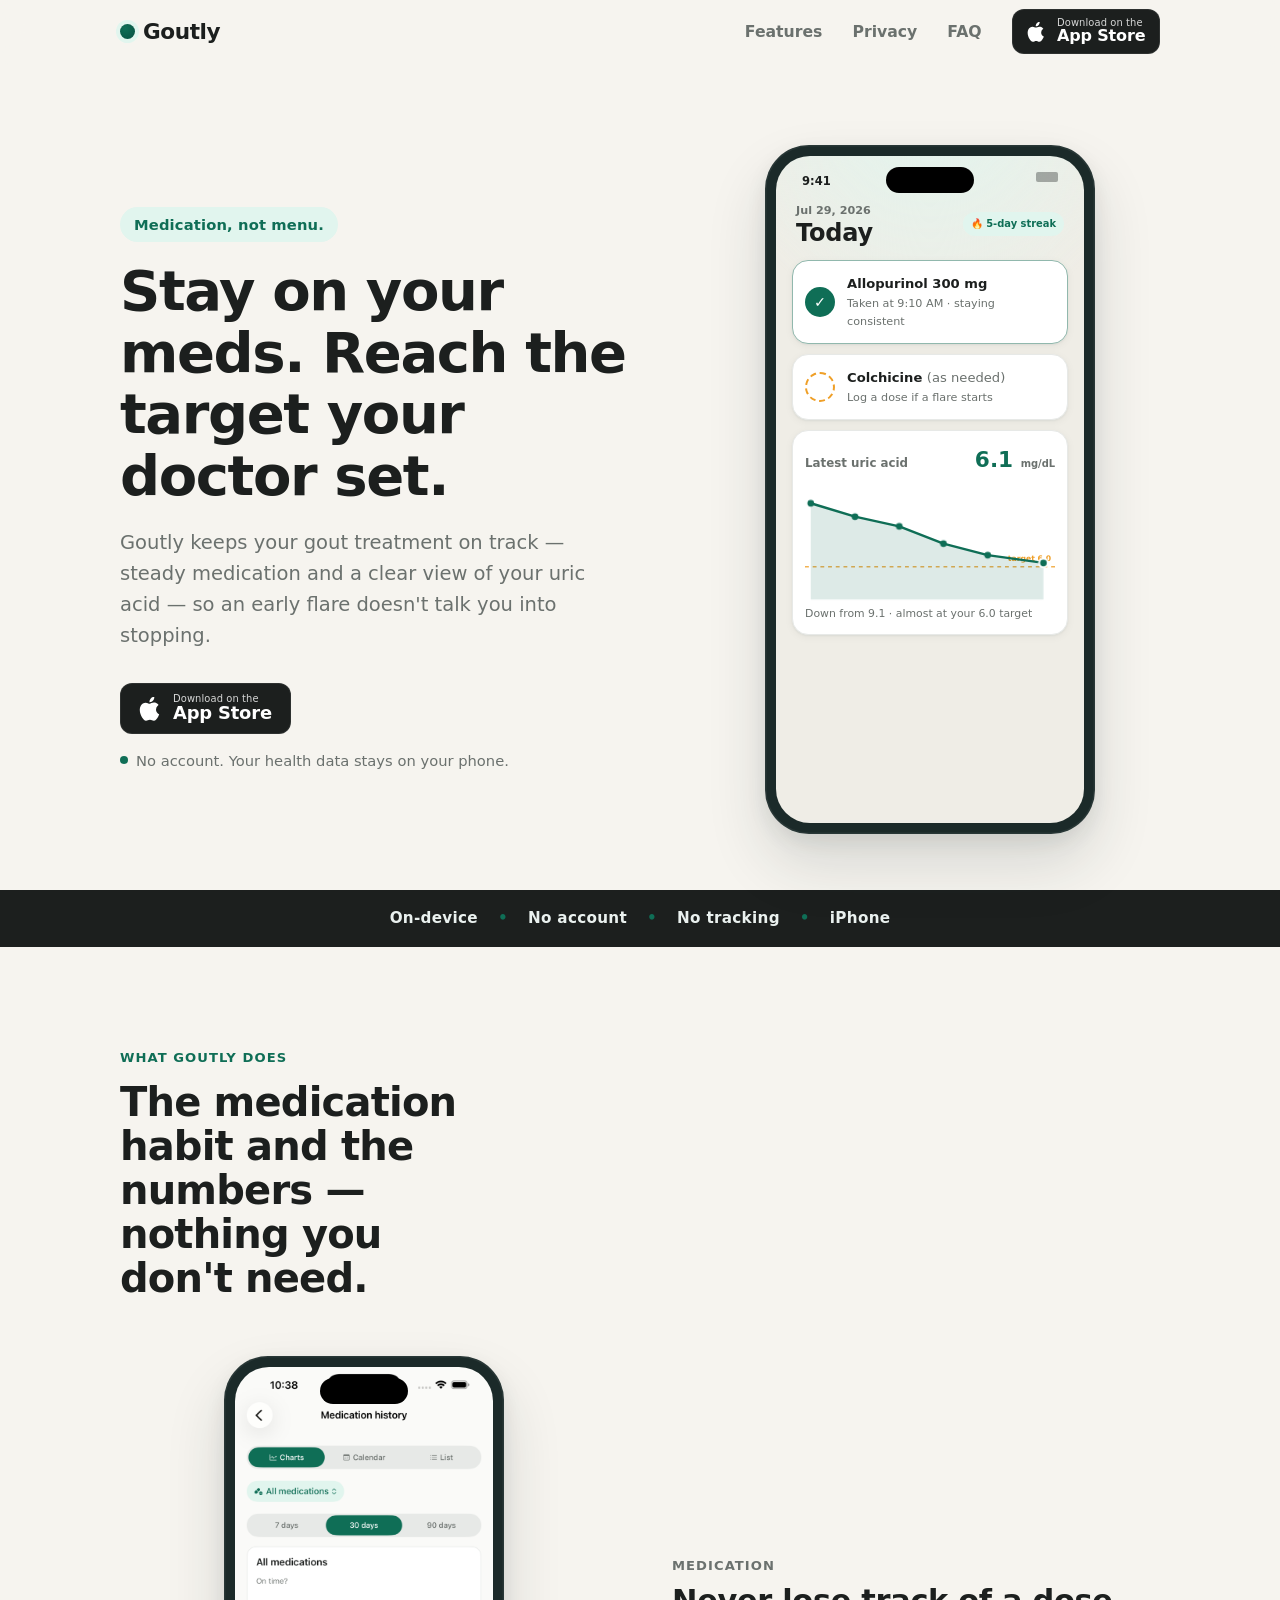
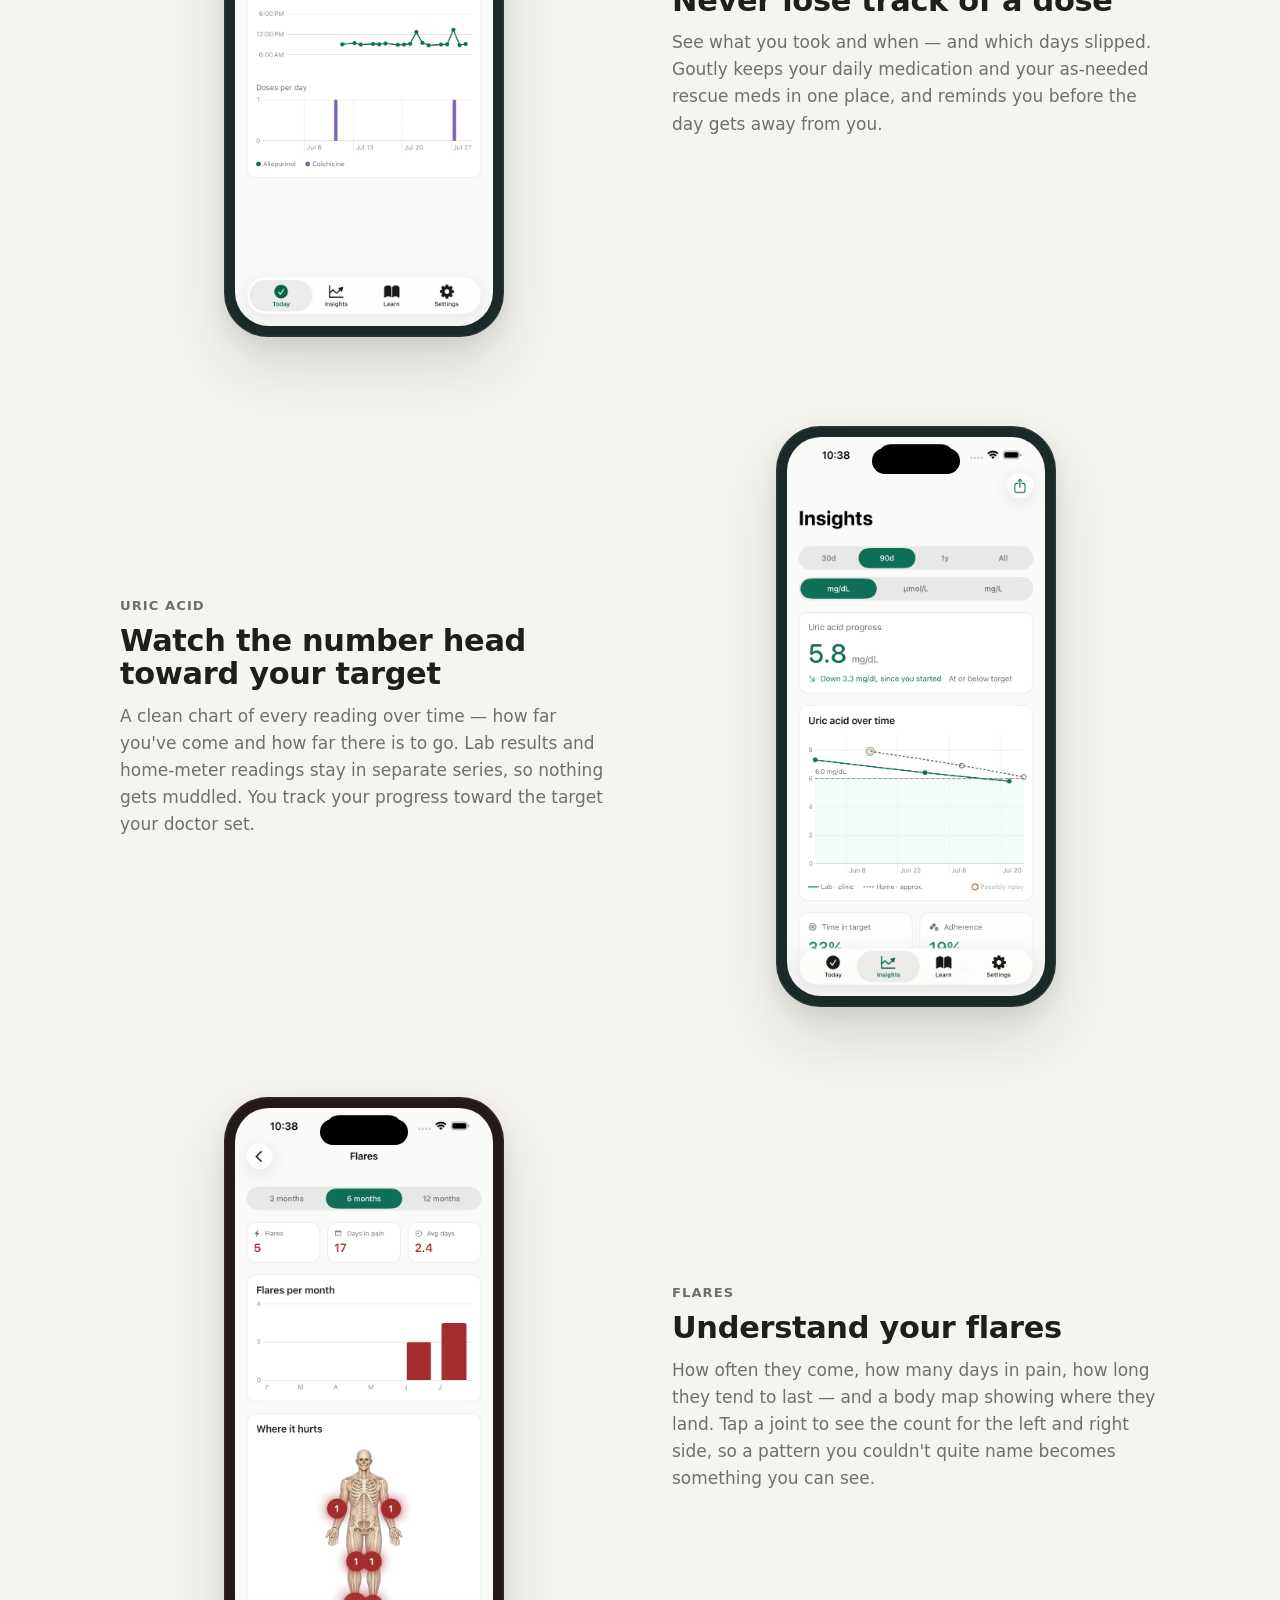
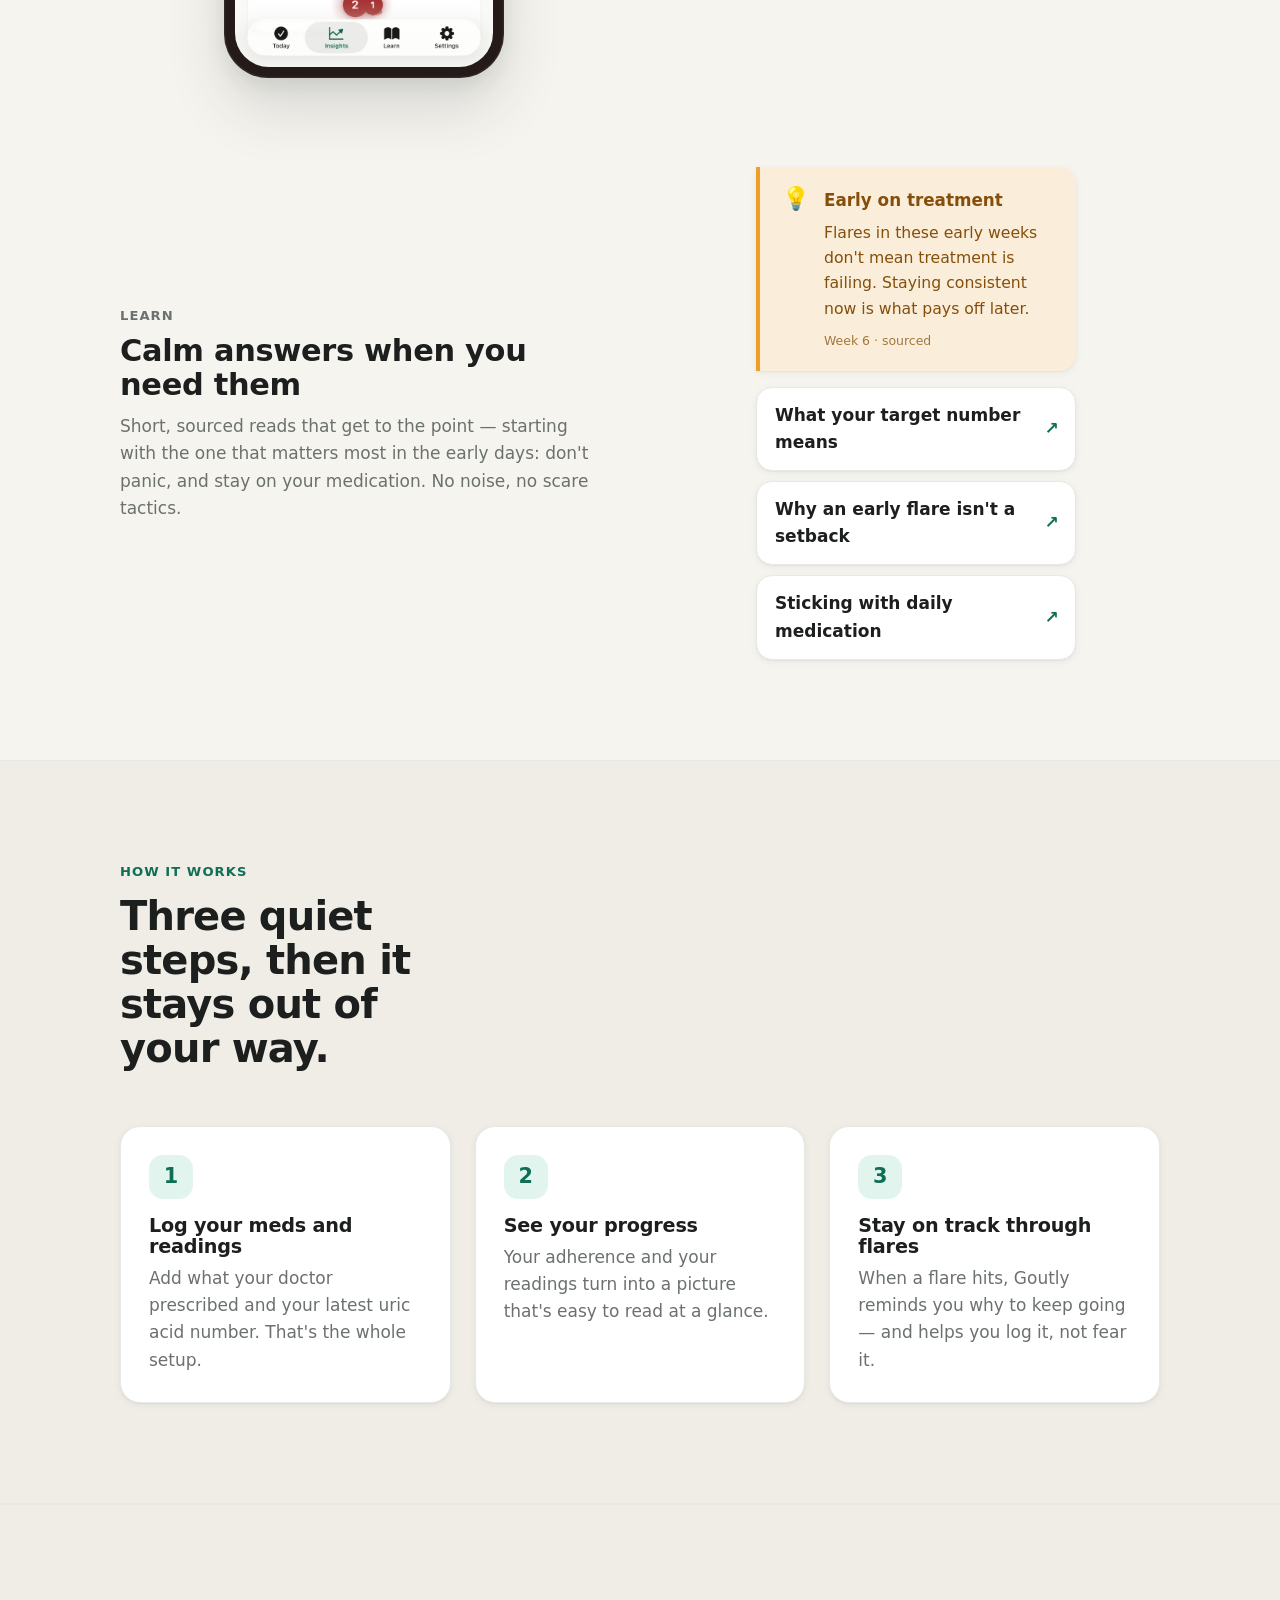
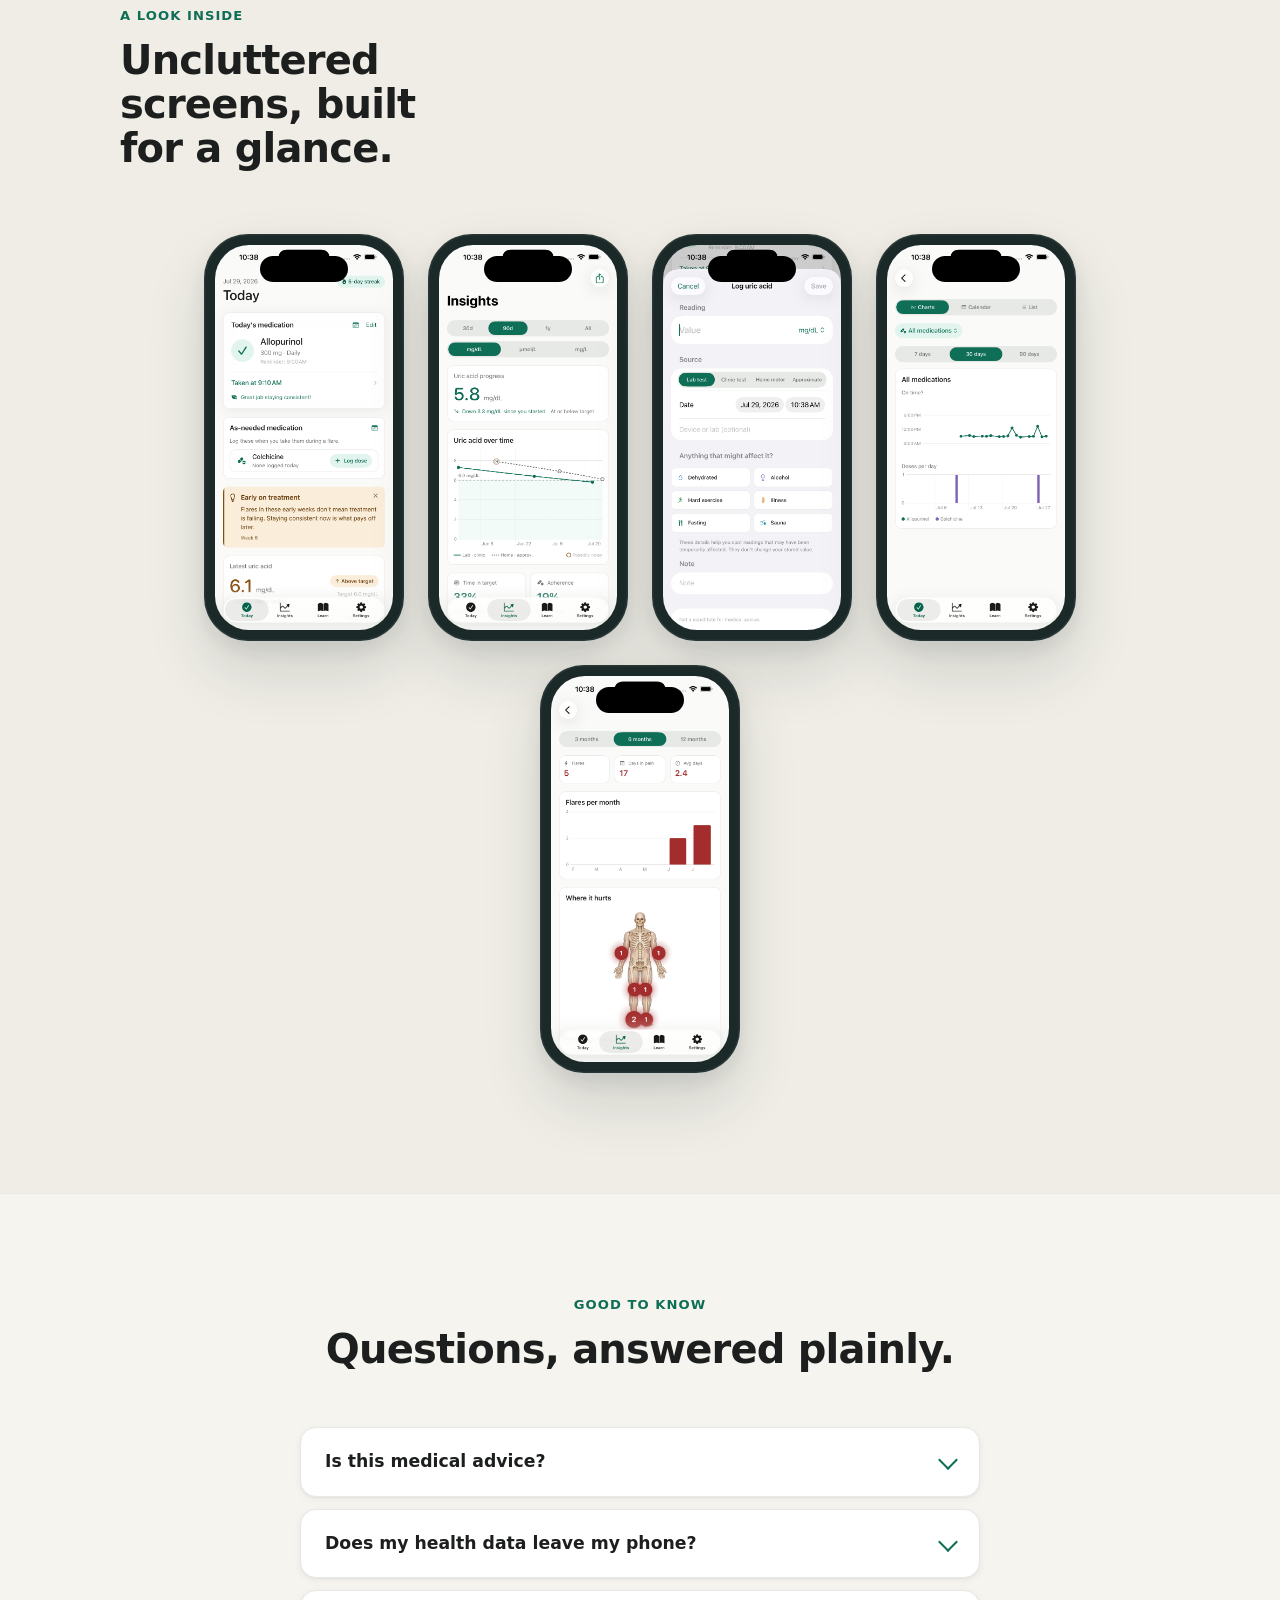
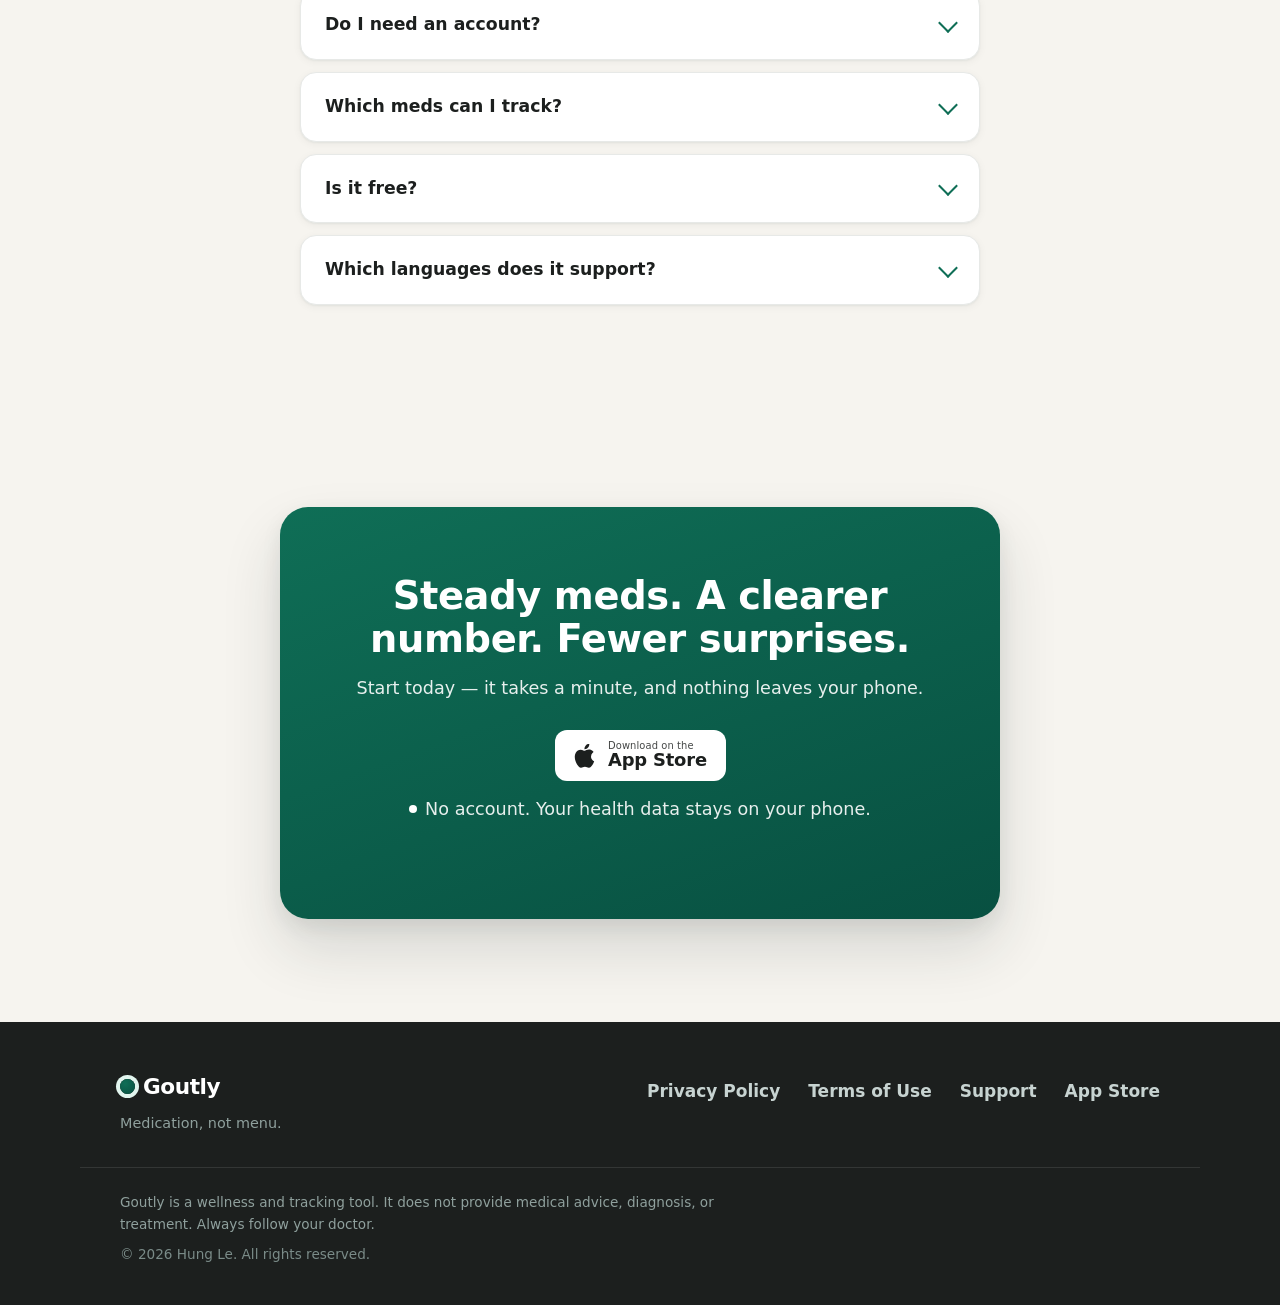
<file: index.html>
<!doctype html>
<html lang="en">
<head>
  <meta charset="utf-8" />
  <meta name="viewport" content="width=device-width, initial-scale=1" />

  <!-- ============================================================= -->
  <!-- SEO / SOCIAL                                                  -->
  <!-- ============================================================= -->
  <title>Goutly — Stay on your gout meds. Reach your target.</title>
  <meta name="description" content="Goutly helps you keep to your gout medication and see your uric acid head toward the target your doctor set — so an early flare doesn't make you stop. Private by design: on-device, no account." />
  <meta name="theme-color" content="#0F8A7E" media="(prefers-color-scheme: light)" />
  <meta name="theme-color" content="#0C1615" media="(prefers-color-scheme: dark)" />
  <link rel="icon" href="assets/favicon-32.png" type="image/png" sizes="32x32" />
  <link rel="apple-touch-icon" href="assets/apple-touch-icon.png" />
  <link rel="canonical" href="https://goutly.xboostapp.io/" />

  <!-- Open Graph -->
  <meta property="og:type" content="website" />
  <meta property="og:site_name" content="Goutly" />
  <meta property="og:title" content="Goutly — Medication, not menu." />
  <meta property="og:description" content="Keep to your gout medication and watch your uric acid head toward the target your doctor set. On-device. No account. Your health data stays on your phone." />
  <!-- Provide assets/og-image.png at 1200×630. An SVG source is included to export from. -->
  <meta property="og:image" content="assets/og-image.png" />
  <meta property="og:image:width" content="1200" />
  <meta property="og:image:height" content="630" />
  <meta property="og:url" content="https://goutly.xboostapp.io/" />

  <!-- Twitter -->
  <meta name="twitter:card" content="summary_large_image" />
  <meta name="twitter:title" content="Goutly — Medication, not menu." />
  <meta name="twitter:description" content="Keep to your gout medication and watch your uric acid head toward your target. On-device. No account." />
  <meta name="twitter:image" content="assets/og-image.png" />

  <!-- JSON-LD: SoftwareApplication -->
  <script type="application/ld+json">
  {
    "@context": "https://schema.org",
    "@type": "SoftwareApplication",
    "name": "Goutly",
    "applicationCategory": "HealthApplication",
    "operatingSystem": "iOS",
    "description": "A private, on-device wellness and tracking tool for gout: medication reminders and adherence, uric acid readings toward your doctor's target, and flare insights.",
    "offers": {
      "@type": "Offer",
      "price": "0",
      "priceCurrency": "USD"
    },
    "url": "https://apps.apple.com/app/id6794308491",
    "author": {
      "@type": "Person",
      "name": "Hung Le"
    }
  }
  </script>

  <link rel="stylesheet" href="styles.css" />
</head>
<body>
  <a class="skip-link" href="#main">Skip to content</a>

  <!-- ============================================================= -->
  <!-- NAV                                                           -->
  <!-- ============================================================= -->
  <header class="nav" id="top">
    <div class="wrap nav__inner">
      <a class="wordmark" href="#top" aria-label="Goutly home">
        <span class="wordmark__dot" aria-hidden="true"></span>
        Goutly
      </a>
      <nav class="nav__links" aria-label="Primary">
        <a href="#features">Features</a>
        <a href="privacy.html">Privacy</a>
        <a href="#faq">FAQ</a>
      </nav>
      <!-- App Store link — id6794308491 -->
      <a class="btn-appstore btn-appstore--sm" href="https://apps.apple.com/app/id6794308491" aria-label="Download Goutly on the App Store">
        <svg class="btn-appstore__logo" viewBox="0 0 24 24" aria-hidden="true" focusable="false"><path d="M17.05 12.54c-.03-3.03 2.48-4.49 2.59-4.56-1.41-2.07-3.61-2.35-4.39-2.38-1.87-.19-3.64 1.1-4.59 1.1-.94 0-2.4-1.08-3.95-1.05-2.03.03-3.9 1.18-4.94 3-2.11 3.66-.54 9.08 1.51 12.05 1 1.45 2.2 3.08 3.77 3.02 1.51-.06 2.08-.98 3.91-.98 1.82 0 2.34.98 3.94.95 1.63-.03 2.66-1.48 3.65-2.94 1.15-1.68 1.62-3.32 1.65-3.4-.04-.02-3.17-1.22-3.2-4.83zM14.03 3.5c.84-1.01 1.4-2.42 1.25-3.83-1.2.05-2.65.8-3.51 1.81-.77.9-1.45 2.33-1.27 3.7 1.34.1 2.71-.68 3.53-1.68z"/></svg>
        <span class="btn-appstore__text"><small>Download on the</small><strong>App Store</strong></span>
      </a>
    </div>
  </header>

  <main id="main">

    <!-- =========================================================== -->
    <!-- HERO                                                        -->
    <!-- =========================================================== -->
    <section class="hero">
      <div class="wrap hero__inner">
        <div class="hero__copy">
          <p class="tagline">Medication, not menu.</p>
          <h1 class="hero__title">Stay on your meds. Reach the target your doctor set.</h1>
          <p class="hero__sub">Goutly keeps your gout treatment on track — steady medication and a clear view of your uric acid — so an early flare doesn't talk you into stopping.</p>

          <div class="hero__cta">
            <!-- App Store link — id6794308491 -->
            <a class="btn-appstore" href="https://apps.apple.com/app/id6794308491" aria-label="Download Goutly on the App Store">
              <svg class="btn-appstore__logo" viewBox="0 0 24 24" aria-hidden="true" focusable="false"><path d="M17.05 12.54c-.03-3.03 2.48-4.49 2.59-4.56-1.41-2.07-3.61-2.35-4.39-2.38-1.87-.19-3.64 1.1-4.59 1.1-.94 0-2.4-1.08-3.95-1.05-2.03.03-3.9 1.18-4.94 3-2.11 3.66-.54 9.08 1.51 12.05 1 1.45 2.2 3.08 3.77 3.02 1.51-.06 2.08-.98 3.91-.98 1.82 0 2.34.98 3.94.95 1.63-.03 2.66-1.48 3.65-2.94 1.15-1.68 1.62-3.32 1.65-3.4-.04-.02-3.17-1.22-3.2-4.83zM14.03 3.5c.84-1.01 1.4-2.42 1.25-3.83-1.2.05-2.65.8-3.51 1.81-.77.9-1.45 2.33-1.27 3.7 1.34.1 2.71-.68 3.53-1.68z"/></svg>
              <span class="btn-appstore__text"><small>Download on the</small><strong>App Store</strong></span>
            </a>
          </div>
          <p class="reassure">No account. Your health data stays on your phone.</p>
        </div>

        <!-- Signature moment: a live "Today" screen with an animated
             uric-acid-trending-toward-target chart. -->
        <div class="hero__visual" aria-hidden="true">
          <div class="device device--hero">
            <div class="device__screen mock">
              <div class="mock__statusbar">
                <span>9:41</span>
                <span class="mock__signal"></span>
              </div>
              <div class="mock__head">
                <div>
                  <p class="mock__eyebrow">Jul 29, 2026</p>
                  <h3 class="mock__title">Today</h3>
                </div>
                <span class="mock__streak">🔥 5-day streak</span>
              </div>

              <div class="mock__card mock__card--done">
                <span class="mock__check">✓</span>
                <div>
                  <p class="mock__med">Allopurinol 300&nbsp;mg</p>
                  <p class="mock__meta mock__meta--good">Taken at 9:10 AM · staying consistent</p>
                </div>
              </div>

              <div class="mock__card">
                <span class="mock__pill"></span>
                <div>
                  <p class="mock__med">Colchicine <em>(as needed)</em></p>
                  <p class="mock__meta">Log a dose if a flare starts</p>
                </div>
              </div>

              <div class="mock__chartcard">
                <div class="mock__chartlabel">
                  <span>Latest uric acid</span>
                  <span class="mock__now">6.1 <small>mg/dL</small></span>
                </div>
                <svg class="chart" viewBox="0 0 260 120" role="img" aria-label="Uric acid readings trending down toward the target line">
                  <!-- target line -->
                  <line class="chart__target" x1="0" y1="86" x2="260" y2="86" />
                  <text class="chart__targettext" x="256" y="80" text-anchor="end">target 6.0</text>
                  <!-- area under the curve -->
                  <path class="chart__area" d="M6,20 L52,34 L98,44 L144,62 L190,74 L248,82 L248,120 L6,120 Z" />
                  <!-- the trending-down line (animated draw) -->
                  <path class="chart__line" d="M6,20 L52,34 L98,44 L144,62 L190,74 L248,82" />
                  <!-- data points -->
                  <circle class="chart__dot" cx="6"   cy="20" r="3.5" />
                  <circle class="chart__dot" cx="52"  cy="34" r="3.5" />
                  <circle class="chart__dot" cx="98"  cy="44" r="3.5" />
                  <circle class="chart__dot" cx="144" cy="62" r="3.5" />
                  <circle class="chart__dot" cx="190" cy="74" r="3.5" />
                  <circle class="chart__dot chart__dot--now" cx="248" cy="82" r="4.5" />
                </svg>
                <p class="mock__caption">Down from 9.1 · almost at your 6.0 target</p>
              </div>
            </div>
          </div>
        </div>
      </div>
    </section>

    <!-- =========================================================== -->
    <!-- TRUST STRIP                                                 -->
    <!-- =========================================================== -->
    <div class="trust">
      <div class="wrap trust__inner">
        <span>On-device</span>
        <span aria-hidden="true">•</span>
        <span>No account</span>
        <span aria-hidden="true">•</span>
        <span>No tracking</span>
        <span aria-hidden="true">•</span>
        <span>iPhone</span>
      </div>
    </div>

    <!-- =========================================================== -->
    <!-- FEATURES                                                    -->
    <!-- =========================================================== -->
    <section class="features" id="features">
      <div class="wrap">
        <header class="section-head reveal">
          <p class="eyebrow">What Goutly does</p>
          <h2>The medication habit and the numbers — nothing you don't need.</h2>
        </header>

        <!-- Feature 1 -->
        <article class="feature reveal">
          <div class="feature__media">
            <div class="device">
              <div class="device__screen">
                <!-- Real screenshot: Medication history. Swap in an updated screen-meds.png (1170×2532) anytime. -->
                <img src="assets/screen-meds.png"
                     alt="Goutly medication history: an on-time chart for each dose and a doses-per-day bar chart for daily and as-needed medication." loading="lazy" decoding="async" />
              </div>
            </div>
          </div>
          <div class="feature__copy">
            <p class="eyebrow">Medication</p>
            <h3>Never lose track of a dose</h3>
            <p>See what you took and when — and which days slipped. Goutly keeps your daily medication and your as-needed rescue meds in one place, and reminds you before the day gets away from you.</p>
          </div>
        </article>

        <!-- Feature 2 -->
        <article class="feature feature--reverse reveal">
          <div class="feature__media">
            <div class="device">
              <div class="device__screen">
                <!-- Real screenshot: Insights / uric acid over time. Swap in an updated screen-uric-acid.png (1170×2532). -->
                <img src="assets/screen-uric-acid.png"
                     alt="Goutly Insights: uric acid down 3.3 since starting, with a chart of lab readings (solid line) and home readings (dashed line) falling toward the 6.0 target line." loading="lazy" decoding="async" />
              </div>
            </div>
          </div>
          <div class="feature__copy">
            <p class="eyebrow">Uric acid</p>
            <h3>Watch the number head toward your target</h3>
            <p>A clean chart of every reading over time — how far you've come and how far there is to go. Lab results and home-meter readings stay in separate series, so nothing gets muddled. You track your progress toward the target your doctor set.</p>
          </div>
        </article>

        <!-- Feature 3 — flare (red accent, used sparingly) -->
        <article class="feature feature--flare reveal">
          <div class="feature__media">
            <div class="device">
              <div class="device__screen">
                <!-- Real screenshot: Flares insights + body map. Swap in an updated screen-bodymap.png (1170×2532). -->
                <img src="assets/screen-bodymap.png"
                     alt="Goutly Flares: totals for flares, days in pain and average duration, a flares-per-month chart, and a Where it hurts body map with per-joint counts." loading="lazy" decoding="async" />
              </div>
            </div>
          </div>
          <div class="feature__copy">
            <p class="eyebrow eyebrow--flare">Flares</p>
            <h3>Understand your flares</h3>
            <p>How often they come, how many days in pain, how long they tend to last — and a body map showing where they land. Tap a joint to see the count for the left and right side, so a pattern you couldn't quite name becomes something you can see.</p>
          </div>
        </article>

        <!-- Feature 4 — knowledge. Rendered as a coach card (mirrors the app's Learn/coach copy) rather than a screenshot. -->
        <article class="feature feature--reverse reveal">
          <div class="feature__media">
            <div class="knowledge">
              <div class="knowledge__coach">
                <span class="knowledge__icon" aria-hidden="true">💡</span>
                <div>
                  <p class="knowledge__kicker">Early on treatment</p>
                  <p class="knowledge__body">Flares in these early weeks don't mean treatment is failing. Staying consistent now is what pays off later.</p>
                  <p class="knowledge__src">Week 6 · sourced</p>
                </div>
              </div>
              <ul class="knowledge__more">
                <li>What your target number means</li>
                <li>Why an early flare isn't a setback</li>
                <li>Sticking with daily medication</li>
              </ul>
            </div>
          </div>
          <div class="feature__copy">
            <p class="eyebrow">Learn</p>
            <h3>Calm answers when you need them</h3>
            <p>Short, sourced reads that get to the point — starting with the one that matters most in the early days: don't panic, and stay on your medication. No noise, no scare tactics.</p>
          </div>
        </article>
      </div>
    </section>

    <!-- =========================================================== -->
    <!-- HOW IT WORKS                                                -->
    <!-- =========================================================== -->
    <section class="how">
      <div class="wrap">
        <header class="section-head reveal">
          <p class="eyebrow">How it works</p>
          <h2>Three quiet steps, then it stays out of your way.</h2>
        </header>
        <ol class="steps">
          <li class="step reveal">
            <span class="step__num">1</span>
            <h3>Log your meds and readings</h3>
            <p>Add what your doctor prescribed and your latest uric acid number. That's the whole setup.</p>
          </li>
          <li class="step reveal">
            <span class="step__num">2</span>
            <h3>See your progress</h3>
            <p>Your adherence and your readings turn into a picture that's easy to read at a glance.</p>
          </li>
          <li class="step reveal">
            <span class="step__num">3</span>
            <h3>Stay on track through flares</h3>
            <p>When a flare hits, Goutly reminds you why to keep going — and helps you log it, not fear it.</p>
          </li>
        </ol>
      </div>
    </section>

    <!-- =========================================================== -->
    <!-- GALLERY                                                     -->
    <!-- =========================================================== -->
    <section class="gallery">
      <div class="wrap">
        <header class="section-head reveal">
          <p class="eyebrow">A look inside</p>
          <h2>Uncluttered screens, built for a glance.</h2>
        </header>
        <div class="gallery__row reveal" role="list">
          <div class="device device--sm" role="listitem">
            <div class="device__screen">
              <img src="assets/screen-today.png"
                   alt="Goutly Today screen: today's medication marked as taken, an as-needed medication, a reassurance card, and the latest uric acid reading." loading="lazy" decoding="async" />
            </div>
          </div>
          <div class="device device--sm" role="listitem">
            <div class="device__screen">
              <img src="assets/screen-uric-acid.png"
                   alt="Goutly Insights: uric acid over time with lab and home readings as separate series, falling toward the target." loading="lazy" decoding="async" />
            </div>
          </div>
          <div class="device device--sm" role="listitem">
            <div class="device__screen">
              <img src="assets/screen-loguric.png"
                   alt="Goutly Log uric acid sheet: enter a value with its unit, pick the source (lab, clinic, home meter), and note anything that might have affected it." loading="lazy" decoding="async" />
            </div>
          </div>
          <div class="device device--sm" role="listitem">
            <div class="device__screen">
              <img src="assets/screen-meds.png"
                   alt="Goutly medication history with an on-time chart and doses-per-day for daily and as-needed medication." loading="lazy" decoding="async" />
            </div>
          </div>
          <div class="device device--sm" role="listitem">
            <div class="device__screen">
              <img src="assets/screen-bodymap.png"
                   alt="Goutly Flares screen with a body map showing where flares landed and per-joint counts." loading="lazy" decoding="async" />
            </div>
          </div>
        </div>
      </div>
    </section>

    <!-- =========================================================== -->
    <!-- FAQ                                                         -->
    <!-- =========================================================== -->
    <section class="faq" id="faq">
      <div class="wrap faq__inner">
        <header class="section-head reveal">
          <p class="eyebrow">Good to know</p>
          <h2>Questions, answered plainly.</h2>
        </header>

        <div class="faq__list reveal">
          <details class="qa">
            <summary>Is this medical advice?</summary>
            <div class="qa__body"><p>No. Goutly is a wellness and tracking tool. It doesn't diagnose, treat, or give dosing advice. It logs what your doctor prescribed and helps you keep to it. Always follow your doctor.</p></div>
          </details>
          <details class="qa">
            <summary>Does my health data leave my phone?</summary>
            <div class="qa__body"><p>No. Your medications, readings, and flares stay on your device — there's no account and no cloud for them, and we never receive them. To handle optional subscriptions we use Apple, RevenueCat, and Superwall, which process only purchase and device data, never your health information. See our <a href="privacy.html">Privacy Policy</a>.</p></div>
          </details>
          <details class="qa">
            <summary>Do I need an account?</summary>
            <div class="qa__body"><p>No. Open the app and start — no sign-up, no email, no password.</p></div>
          </details>
          <details class="qa">
            <summary>Which meds can I track?</summary>
            <div class="qa__body"><p>Your daily gout medication and any as-needed rescue medication your doctor has prescribed. You log what and when; Goutly handles the reminders and keeps the history.</p></div>
          </details>
          <details class="qa">
            <summary>Is it free?</summary>
            <!-- PRICING: freemium — free download + optional auto-renewable subscription (RevenueCat + Superwall). -->
            <div class="qa__body"><p>Goutly is free to download, and you can track your medication and readings without paying. An optional Premium subscription unlocks deeper analytics, PDF/CSV export, unlimited history, and trigger correlations — billed through your Apple&nbsp;ID.</p></div>
          </details>
          <details class="qa">
            <summary>Which languages does it support?</summary>
            <div class="qa__body"><p>English, Vietnamese, Japanese, and Simplified Chinese.</p></div>
          </details>
        </div>
      </div>
    </section>

    <!-- =========================================================== -->
    <!-- FINAL CTA                                                   -->
    <!-- =========================================================== -->
    <section class="cta">
      <div class="wrap cta__inner reveal">
        <h2>Steady meds. A clearer number. Fewer surprises.</h2>
        <p>Start today — it takes a minute, and nothing leaves your phone.</p>
        <!-- App Store link — id6794308491 -->
        <a class="btn-appstore btn-appstore--light" href="https://apps.apple.com/app/id6794308491" aria-label="Download Goutly on the App Store">
          <svg class="btn-appstore__logo" viewBox="0 0 24 24" aria-hidden="true" focusable="false"><path d="M17.05 12.54c-.03-3.03 2.48-4.49 2.59-4.56-1.41-2.07-3.61-2.35-4.39-2.38-1.87-.19-3.64 1.1-4.59 1.1-.94 0-2.4-1.08-3.95-1.05-2.03.03-3.9 1.18-4.94 3-2.11 3.66-.54 9.08 1.51 12.05 1 1.45 2.2 3.08 3.77 3.02 1.51-.06 2.08-.98 3.91-.98 1.82 0 2.34.98 3.94.95 1.63-.03 2.66-1.48 3.65-2.94 1.15-1.68 1.62-3.32 1.65-3.4-.04-.02-3.17-1.22-3.2-4.83zM14.03 3.5c.84-1.01 1.4-2.42 1.25-3.83-1.2.05-2.65.8-3.51 1.81-.77.9-1.45 2.33-1.27 3.7 1.34.1 2.71-.68 3.53-1.68z"/></svg>
          <span class="btn-appstore__text"><small>Download on the</small><strong>App Store</strong></span>
        </a>
        <p class="reassure reassure--center">No account. Your health data stays on your phone.</p>
      </div>
    </section>
  </main>

  <!-- ============================================================= -->
  <!-- FOOTER                                                        -->
  <!-- ============================================================= -->
  <footer class="footer">
    <div class="wrap footer__inner">
      <div class="footer__brand">
        <a class="wordmark" href="#top" aria-label="Goutly home">
          <span class="wordmark__dot" aria-hidden="true"></span>
          Goutly
        </a>
        <p class="footer__tag">Medication, not menu.</p>
      </div>
      <nav class="footer__links" aria-label="Footer">
        <a href="privacy.html">Privacy Policy</a>
        <a href="terms.html">Terms of Use</a>
        <a href="support.html">Support</a>
        <a href="https://apps.apple.com/app/id6794308491">App Store</a> <!-- id6794308491 -->
      </nav>
    </div>
    <div class="wrap footer__legal">
      <p class="disclaimer">Goutly is a wellness and tracking tool. It does not provide medical advice, diagnosis, or treatment. Always follow your doctor.</p>
      <p class="copyright">© 2026 Hung Le. All rights reserved.</p>
    </div>
  </footer>

  <script src="script.js" defer></script>
</body>
</html>
</file>
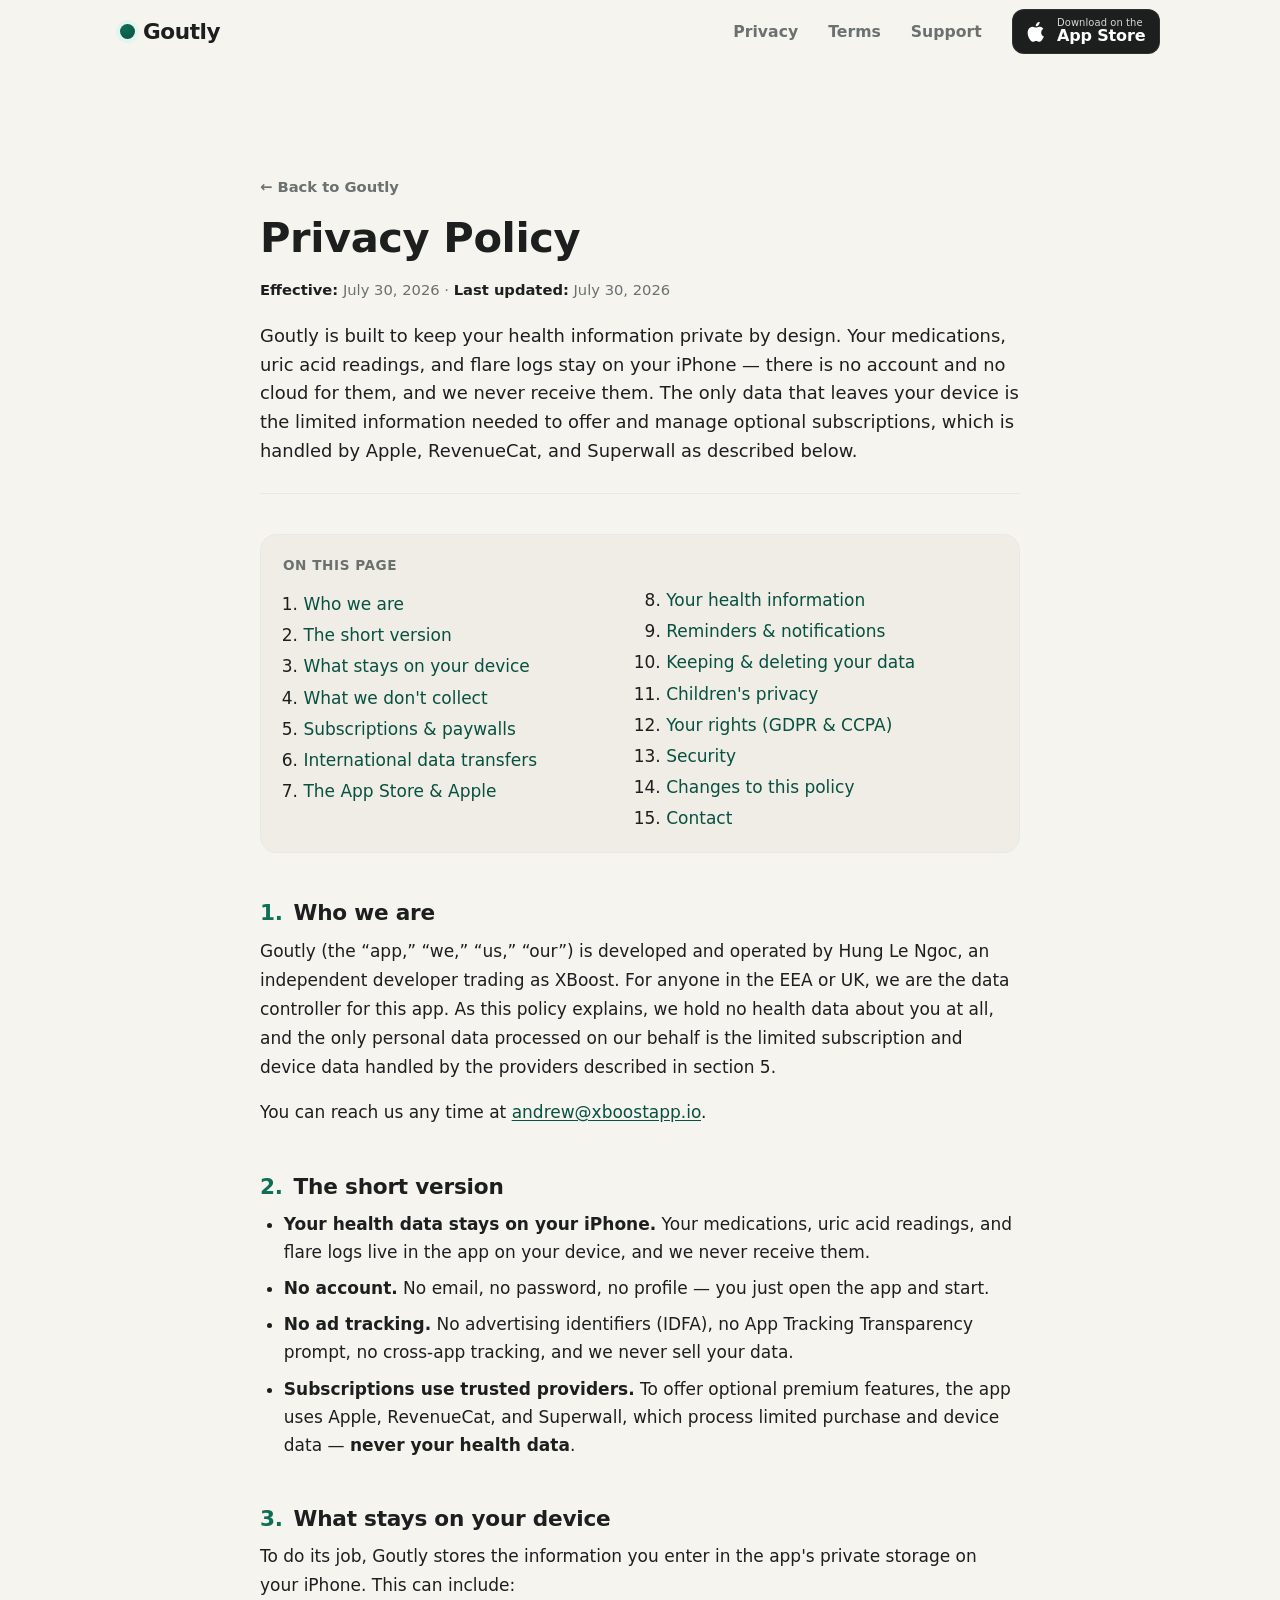
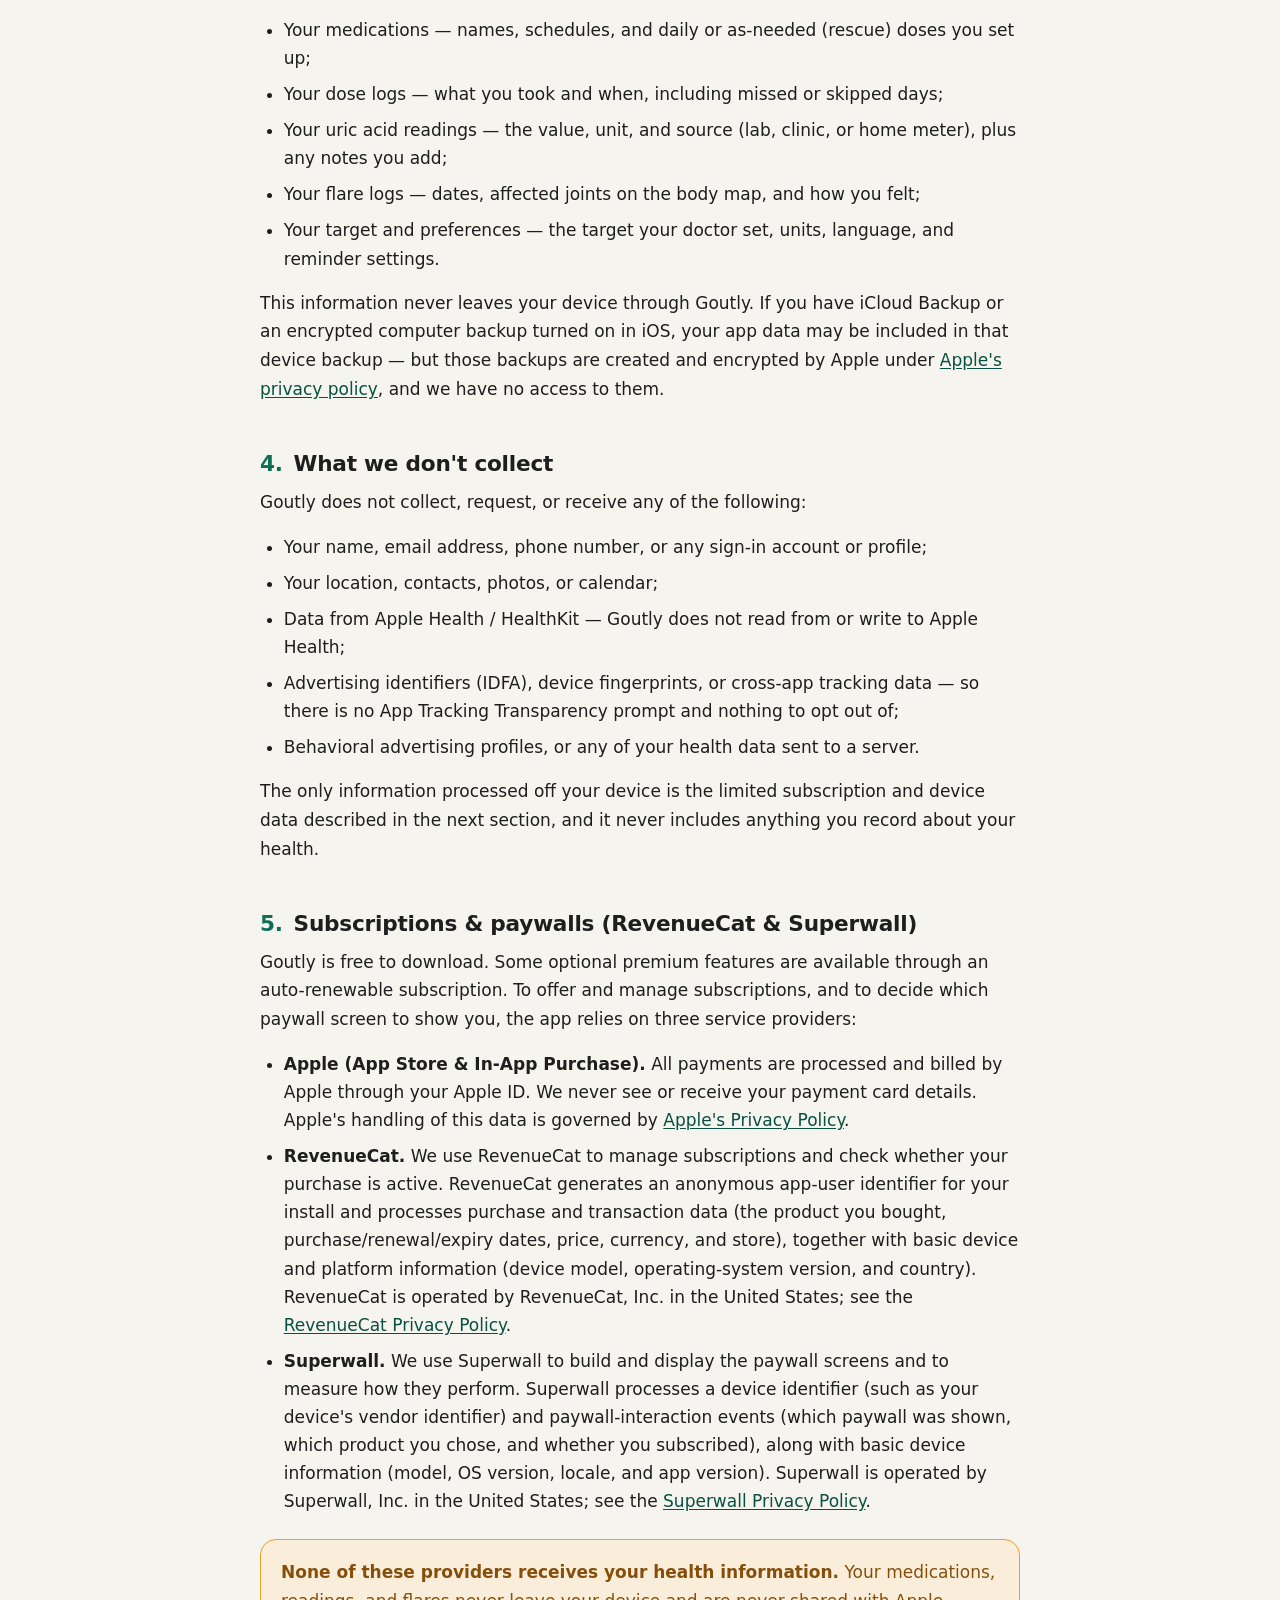
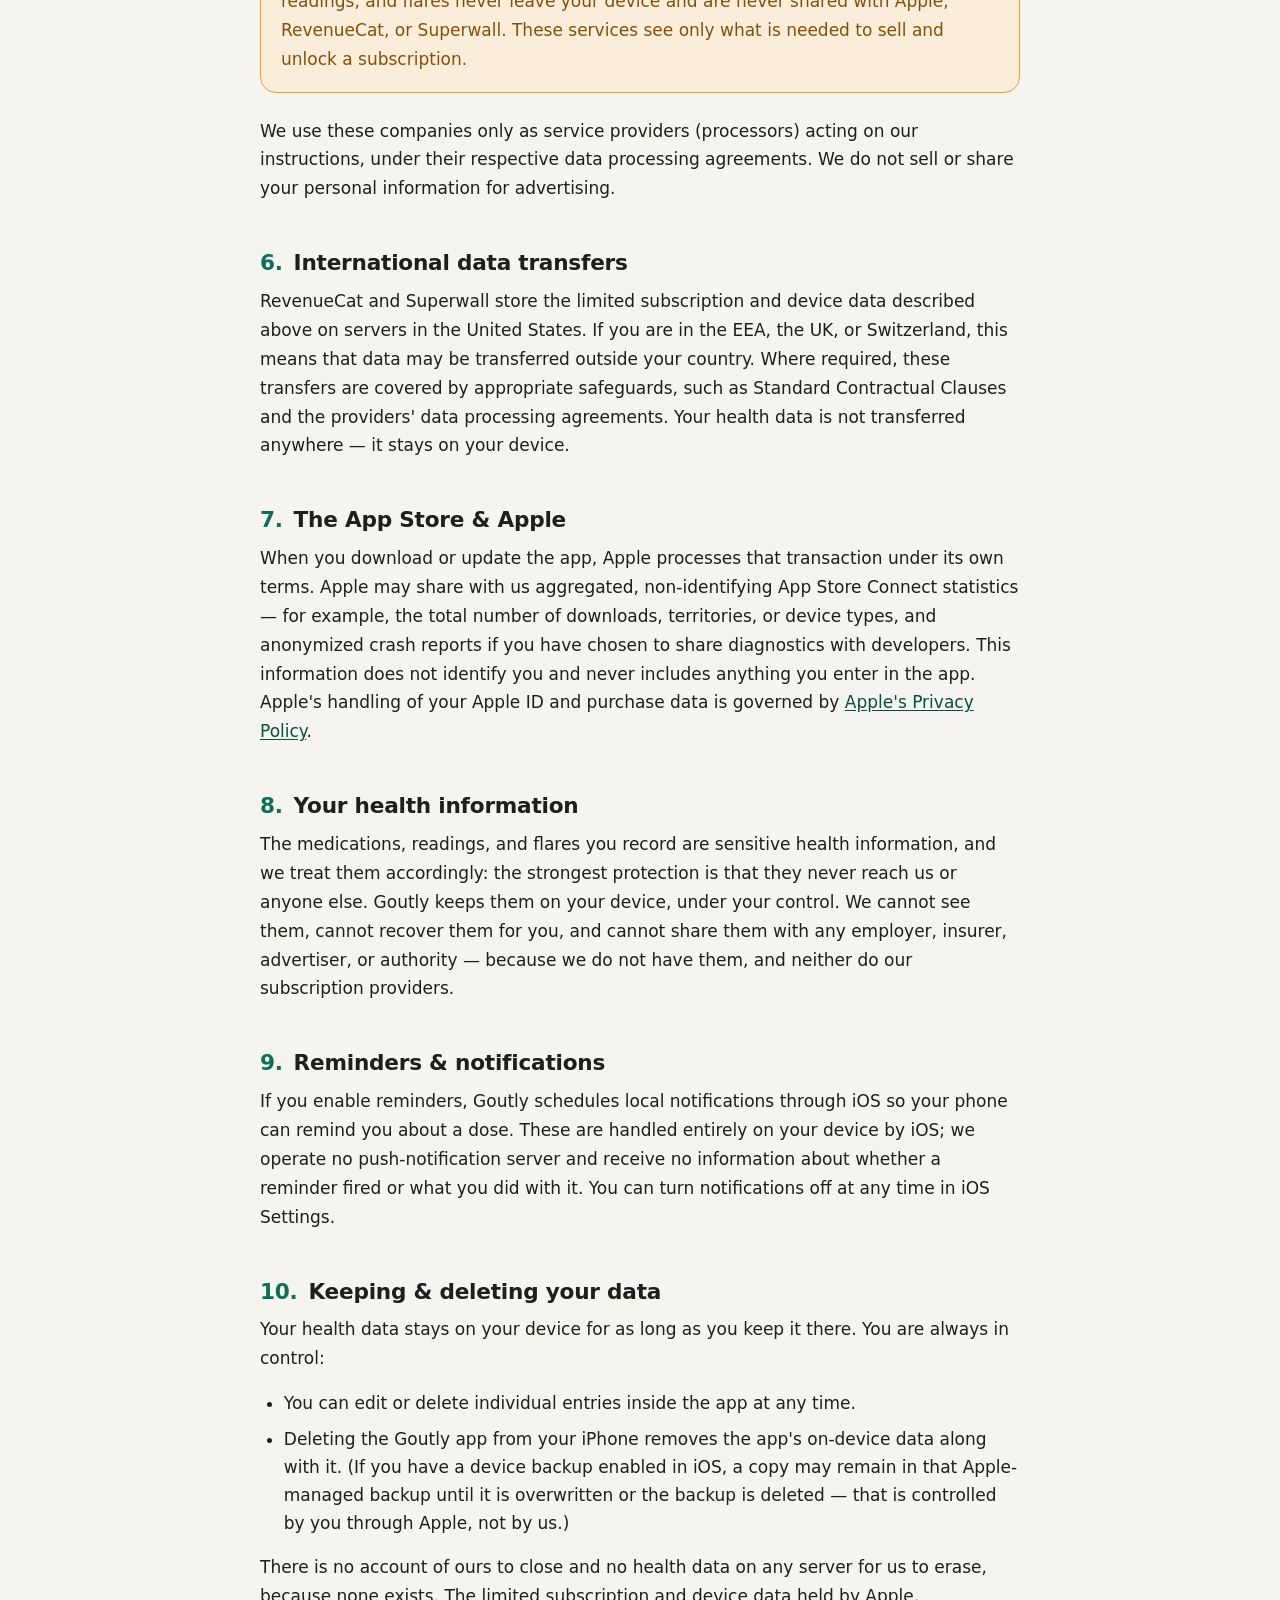
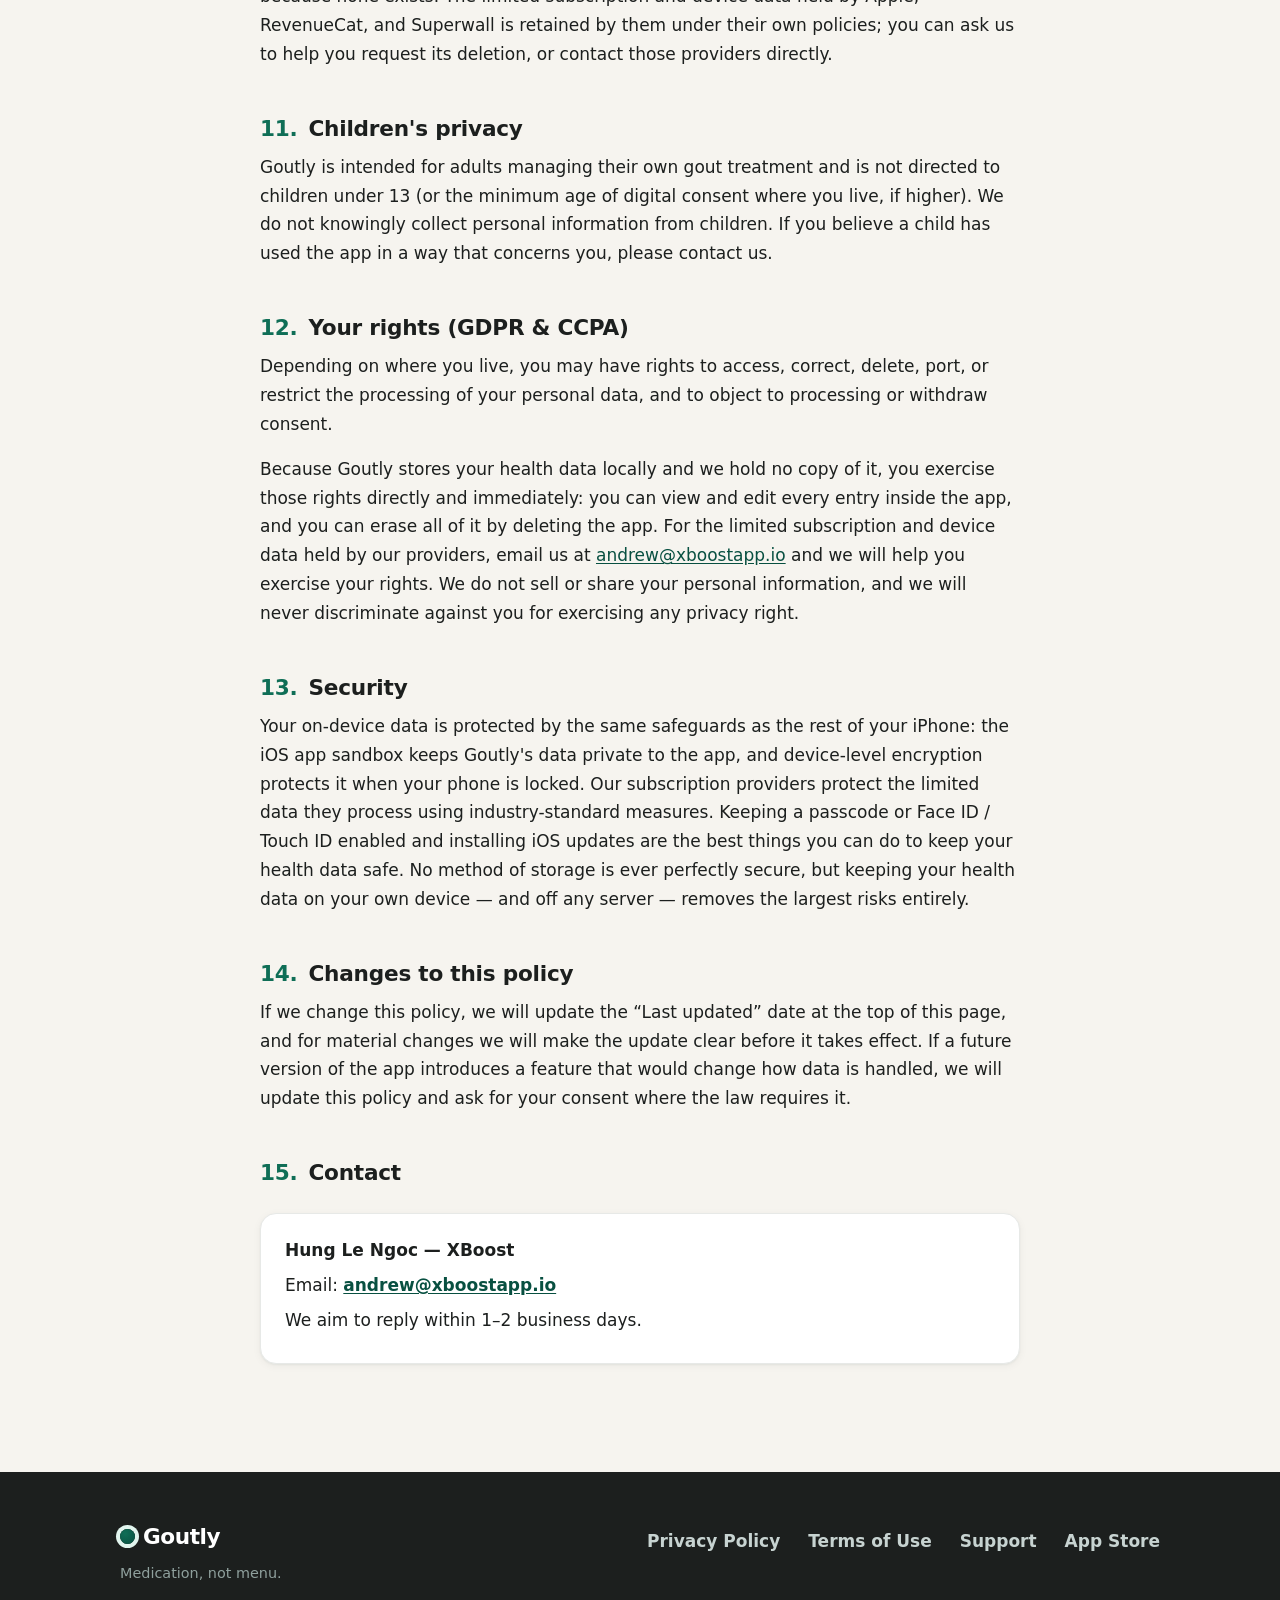
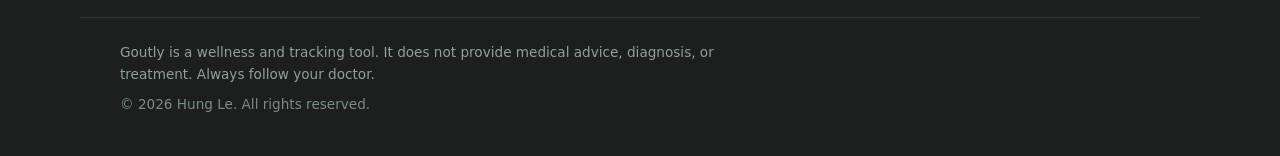
<file: privacy.html>
<!doctype html>
<html lang="en">
<head>
  <meta charset="utf-8" />
  <meta name="viewport" content="width=device-width, initial-scale=1" />

  <title>Privacy Policy — Goutly</title>
  <meta name="description" content="How Goutly handles your data: your health information stays on your iPhone. Subscriptions are handled by Apple, RevenueCat, and Superwall — which never receive your health data." />
  <meta name="theme-color" content="#0F8A7E" media="(prefers-color-scheme: light)" />
  <meta name="theme-color" content="#0C1615" media="(prefers-color-scheme: dark)" />
  <link rel="icon" href="assets/favicon-32.png" type="image/png" sizes="32x32" />
  <link rel="apple-touch-icon" href="assets/apple-touch-icon.png" />
  <link rel="canonical" href="https://goutly.xboostapp.io/privacy.html" />

  <link rel="stylesheet" href="styles.css" />
</head>
<body>
  <a class="skip-link" href="#main">Skip to content</a>

  <header class="nav" id="top">
    <div class="wrap nav__inner">
      <a class="wordmark" href="index.html" aria-label="Goutly home">
        <span class="wordmark__dot" aria-hidden="true"></span>
        Goutly
      </a>
      <nav class="nav__links" aria-label="Legal">
        <a href="privacy.html" aria-current="page">Privacy</a>
        <a href="terms.html">Terms</a>
        <a href="support.html">Support</a>
      </nav>
      <a class="btn-appstore btn-appstore--sm" href="https://apps.apple.com/app/id6794308491" aria-label="Download Goutly on the App Store">
        <svg class="btn-appstore__logo" viewBox="0 0 24 24" aria-hidden="true" focusable="false"><path d="M17.05 12.54c-.03-3.03 2.48-4.49 2.59-4.56-1.41-2.07-3.61-2.35-4.39-2.38-1.87-.19-3.64 1.1-4.59 1.1-.94 0-2.4-1.08-3.95-1.05-2.03.03-3.9 1.18-4.94 3-2.11 3.66-.54 9.08 1.51 12.05 1 1.45 2.2 3.08 3.77 3.02 1.51-.06 2.08-.98 3.91-.98 1.82 0 2.34.98 3.94.95 1.63-.03 2.66-1.48 3.65-2.94 1.15-1.68 1.62-3.32 1.65-3.4-.04-.02-3.17-1.22-3.2-4.83zM14.03 3.5c.84-1.01 1.4-2.42 1.25-3.83-1.2.05-2.65.8-3.51 1.81-.77.9-1.45 2.33-1.27 3.7 1.34.1 2.71-.68 3.53-1.68z"/></svg>
        <span class="btn-appstore__text"><small>Download on the</small><strong>App Store</strong></span>
      </a>
    </div>
  </header>

  <main id="main" class="legal">
    <div class="wrap">
      <div class="legal__inner">

        <div class="legal__head">
          <a class="legal__backhome" href="index.html">← Back to Goutly</a>
          <h1>Privacy Policy</h1>
          <p class="legal__meta"><strong>Effective:</strong> July 30, 2026 · <strong>Last updated:</strong> July 30, 2026</p>
          <p class="legal__lead">Goutly is built to keep your health information private by design. Your medications, uric acid readings, and flare logs stay on your iPhone — there is no account and no cloud for them, and we never receive them. The only data that leaves your device is the limited information needed to offer and manage optional subscriptions, which is handled by Apple, RevenueCat, and Superwall as described below.</p>
        </div>

        <nav class="legal__toc" aria-label="On this page">
          <p>On this page</p>
          <ol>
            <li><a href="#who">Who we are</a></li>
            <li><a href="#short">The short version</a></li>
            <li><a href="#on-device">What stays on your device</a></li>
            <li><a href="#dont-collect">What we don't collect</a></li>
            <li><a href="#subscriptions">Subscriptions &amp; paywalls</a></li>
            <li><a href="#transfers">International data transfers</a></li>
            <li><a href="#apple">The App Store &amp; Apple</a></li>
            <li><a href="#health">Your health information</a></li>
            <li><a href="#notifications">Reminders &amp; notifications</a></li>
            <li><a href="#retention">Keeping &amp; deleting your data</a></li>
            <li><a href="#children">Children's privacy</a></li>
            <li><a href="#rights">Your rights (GDPR &amp; CCPA)</a></li>
            <li><a href="#security">Security</a></li>
            <li><a href="#changes">Changes to this policy</a></li>
            <li><a href="#contact">Contact</a></li>
          </ol>
        </nav>

        <div class="legal__body">

          <h2 id="who"><span class="legal__num">1.</span>Who we are</h2>
          <p>Goutly (the “app,” “we,” “us,” “our”) is developed and operated by Hung Le Ngoc, an independent developer trading as XBoost. For anyone in the EEA or UK, we are the data controller for this app. As this policy explains, we hold no health data about you at all, and the only personal data processed on our behalf is the limited subscription and device data handled by the providers described in section 5.</p>
          <p>You can reach us any time at <a href="mailto:andrew@xboostapp.io">andrew@xboostapp.io</a>.</p>

          <h2 id="short"><span class="legal__num">2.</span>The short version</h2>
          <ul>
            <li><strong>Your health data stays on your iPhone.</strong> Your medications, uric acid readings, and flare logs live in the app on your device, and we never receive them.</li>
            <li><strong>No account.</strong> No email, no password, no profile — you just open the app and start.</li>
            <li><strong>No ad tracking.</strong> No advertising identifiers (IDFA), no App Tracking Transparency prompt, no cross-app tracking, and we never sell your data.</li>
            <li><strong>Subscriptions use trusted providers.</strong> To offer optional premium features, the app uses Apple, RevenueCat, and Superwall, which process limited purchase and device data — <strong>never your health data</strong>.</li>
          </ul>

          <h2 id="on-device"><span class="legal__num">3.</span>What stays on your device</h2>
          <p>To do its job, Goutly stores the information you enter in the app's private storage on your iPhone. This can include:</p>
          <ul>
            <li>Your medications — names, schedules, and daily or as-needed (rescue) doses you set up;</li>
            <li>Your dose logs — what you took and when, including missed or skipped days;</li>
            <li>Your uric acid readings — the value, unit, and source (lab, clinic, or home meter), plus any notes you add;</li>
            <li>Your flare logs — dates, affected joints on the body map, and how you felt;</li>
            <li>Your target and preferences — the target your doctor set, units, language, and reminder settings.</li>
          </ul>
          <p>This information never leaves your device through Goutly. If you have iCloud Backup or an encrypted computer backup turned on in iOS, your app data may be included in that device backup — but those backups are created and encrypted by Apple under <a href="https://www.apple.com/legal/privacy/" target="_blank" rel="noopener">Apple's privacy policy</a>, and we have no access to them.</p>

          <h2 id="dont-collect"><span class="legal__num">4.</span>What we don't collect</h2>
          <p>Goutly does not collect, request, or receive any of the following:</p>
          <ul>
            <li>Your name, email address, phone number, or any sign-in account or profile;</li>
            <li>Your location, contacts, photos, or calendar;</li>
            <li>Data from Apple Health / HealthKit — Goutly does not read from or write to Apple Health;</li>
            <li>Advertising identifiers (IDFA), device fingerprints, or cross-app tracking data — so there is no App Tracking Transparency prompt and nothing to opt out of;</li>
            <li>Behavioral advertising profiles, or any of your health data sent to a server.</li>
          </ul>
          <p>The only information processed off your device is the limited subscription and device data described in the next section, and it never includes anything you record about your health.</p>

          <h2 id="subscriptions"><span class="legal__num">5.</span>Subscriptions &amp; paywalls (RevenueCat &amp; Superwall)</h2>
          <p>Goutly is free to download. Some optional premium features are available through an auto-renewable subscription. To offer and manage subscriptions, and to decide which paywall screen to show you, the app relies on three service providers:</p>
          <ul>
            <li><strong>Apple (App Store &amp; In-App Purchase).</strong> All payments are processed and billed by Apple through your Apple&nbsp;ID. We never see or receive your payment card details. Apple's handling of this data is governed by <a href="https://www.apple.com/legal/privacy/" target="_blank" rel="noopener">Apple's Privacy Policy</a>.</li>
            <li><strong>RevenueCat.</strong> We use RevenueCat to manage subscriptions and check whether your purchase is active. RevenueCat generates an anonymous app-user identifier for your install and processes purchase and transaction data (the product you bought, purchase/renewal/expiry dates, price, currency, and store), together with basic device and platform information (device model, operating-system version, and country). RevenueCat is operated by RevenueCat,&nbsp;Inc. in the United States; see the <a href="https://www.revenuecat.com/privacy/" target="_blank" rel="noopener">RevenueCat Privacy Policy</a>.</li>
            <li><strong>Superwall.</strong> We use Superwall to build and display the paywall screens and to measure how they perform. Superwall processes a device identifier (such as your device's vendor identifier) and paywall-interaction events (which paywall was shown, which product you chose, and whether you subscribed), along with basic device information (model, OS version, locale, and app version). Superwall is operated by Superwall,&nbsp;Inc. in the United States; see the <a href="https://superwall.com/privacy" target="_blank" rel="noopener">Superwall Privacy Policy</a>.</li>
          </ul>
          <div class="legal__callout">
            <p><strong>None of these providers receives your health information.</strong> Your medications, readings, and flares never leave your device and are never shared with Apple, RevenueCat, or Superwall. These services see only what is needed to sell and unlock a subscription.</p>
          </div>
          <p>We use these companies only as service providers (processors) acting on our instructions, under their respective data processing agreements. We do not sell or share your personal information for advertising.</p>

          <h2 id="transfers"><span class="legal__num">6.</span>International data transfers</h2>
          <p>RevenueCat and Superwall store the limited subscription and device data described above on servers in the United States. If you are in the EEA, the UK, or Switzerland, this means that data may be transferred outside your country. Where required, these transfers are covered by appropriate safeguards, such as Standard Contractual Clauses and the providers' data processing agreements. Your health data is not transferred anywhere — it stays on your device.</p>

          <h2 id="apple"><span class="legal__num">7.</span>The App Store &amp; Apple</h2>
          <p>When you download or update the app, Apple processes that transaction under its own terms. Apple may share with us aggregated, non-identifying App Store Connect statistics — for example, the total number of downloads, territories, or device types, and anonymized crash reports if you have chosen to share diagnostics with developers. This information does not identify you and never includes anything you enter in the app. Apple's handling of your Apple&nbsp;ID and purchase data is governed by <a href="https://www.apple.com/legal/privacy/" target="_blank" rel="noopener">Apple's Privacy Policy</a>.</p>

          <h2 id="health"><span class="legal__num">8.</span>Your health information</h2>
          <p>The medications, readings, and flares you record are sensitive health information, and we treat them accordingly: the strongest protection is that they never reach us or anyone else. Goutly keeps them on your device, under your control. We cannot see them, cannot recover them for you, and cannot share them with any employer, insurer, advertiser, or authority — because we do not have them, and neither do our subscription providers.</p>

          <h2 id="notifications"><span class="legal__num">9.</span>Reminders &amp; notifications</h2>
          <p>If you enable reminders, Goutly schedules local notifications through iOS so your phone can remind you about a dose. These are handled entirely on your device by iOS; we operate no push-notification server and receive no information about whether a reminder fired or what you did with it. You can turn notifications off at any time in iOS Settings.</p>

          <h2 id="retention"><span class="legal__num">10.</span>Keeping &amp; deleting your data</h2>
          <p>Your health data stays on your device for as long as you keep it there. You are always in control:</p>
          <ul>
            <li>You can edit or delete individual entries inside the app at any time.</li>
            <li>Deleting the Goutly app from your iPhone removes the app's on-device data along with it. (If you have a device backup enabled in iOS, a copy may remain in that Apple-managed backup until it is overwritten or the backup is deleted — that is controlled by you through Apple, not by us.)</li>
          </ul>
          <p>There is no account of ours to close and no health data on any server for us to erase, because none exists. The limited subscription and device data held by Apple, RevenueCat, and Superwall is retained by them under their own policies; you can ask us to help you request its deletion, or contact those providers directly.</p>

          <h2 id="children"><span class="legal__num">11.</span>Children's privacy</h2>
          <p>Goutly is intended for adults managing their own gout treatment and is not directed to children under 13 (or the minimum age of digital consent where you live, if higher). We do not knowingly collect personal information from children. If you believe a child has used the app in a way that concerns you, please contact us.</p>

          <h2 id="rights"><span class="legal__num">12.</span>Your rights (GDPR &amp; CCPA)</h2>
          <p>Depending on where you live, you may have rights to access, correct, delete, port, or restrict the processing of your personal data, and to object to processing or withdraw consent.</p>
          <p>Because Goutly stores your health data locally and we hold no copy of it, you exercise those rights directly and immediately: you can view and edit every entry inside the app, and you can erase all of it by deleting the app. For the limited subscription and device data held by our providers, email us at <a href="mailto:andrew@xboostapp.io">andrew@xboostapp.io</a> and we will help you exercise your rights. We do not sell or share your personal information, and we will never discriminate against you for exercising any privacy right.</p>

          <h2 id="security"><span class="legal__num">13.</span>Security</h2>
          <p>Your on-device data is protected by the same safeguards as the rest of your iPhone: the iOS app sandbox keeps Goutly's data private to the app, and device-level encryption protects it when your phone is locked. Our subscription providers protect the limited data they process using industry-standard measures. Keeping a passcode or Face ID / Touch ID enabled and installing iOS updates are the best things you can do to keep your health data safe. No method of storage is ever perfectly secure, but keeping your health data on your own device — and off any server — removes the largest risks entirely.</p>

          <h2 id="changes"><span class="legal__num">14.</span>Changes to this policy</h2>
          <p>If we change this policy, we will update the “Last updated” date at the top of this page, and for material changes we will make the update clear before it takes effect. If a future version of the app introduces a feature that would change how data is handled, we will update this policy and ask for your consent where the law requires it.</p>

          <h2 id="contact"><span class="legal__num">15.</span>Contact</h2>
          <div class="legal__contactcard">
            <p><strong>Hung Le Ngoc — XBoost</strong></p>
            <p>Email: <a href="mailto:andrew@xboostapp.io">andrew@xboostapp.io</a></p>
            <p>We aim to reply within 1–2 business days.</p>
          </div>

        </div>
      </div>
    </div>
  </main>

  <footer class="footer">
    <div class="wrap footer__inner">
      <div class="footer__brand">
        <a class="wordmark" href="index.html" aria-label="Goutly home">
          <span class="wordmark__dot" aria-hidden="true"></span>
          Goutly
        </a>
        <p class="footer__tag">Medication, not menu.</p>
      </div>
      <nav class="footer__links" aria-label="Footer">
        <a href="privacy.html">Privacy Policy</a>
        <a href="terms.html">Terms of Use</a>
        <a href="support.html">Support</a>
        <a href="https://apps.apple.com/app/id6794308491">App Store</a>
      </nav>
    </div>
    <div class="wrap footer__legal">
      <p class="disclaimer">Goutly is a wellness and tracking tool. It does not provide medical advice, diagnosis, or treatment. Always follow your doctor.</p>
      <p class="copyright">© 2026 Hung Le. All rights reserved.</p>
    </div>
  </footer>
</body>
</html>
</file>
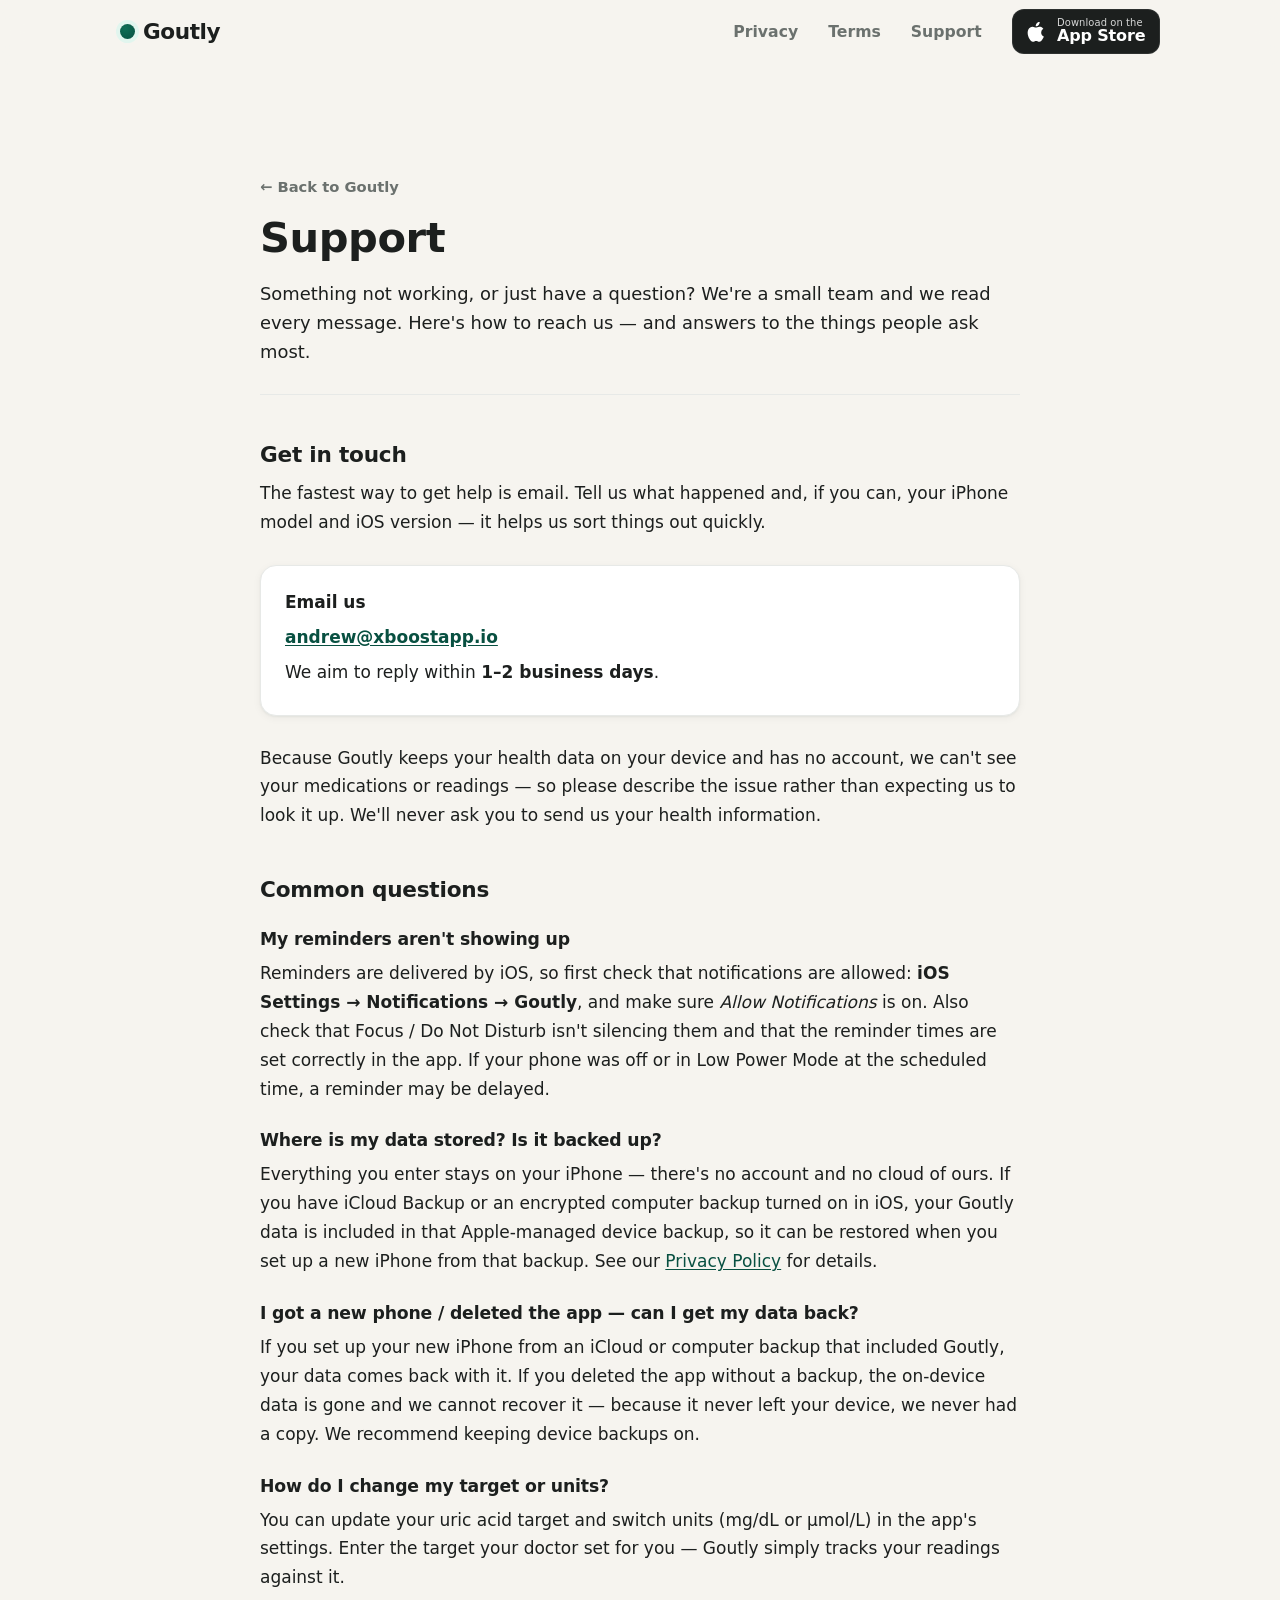
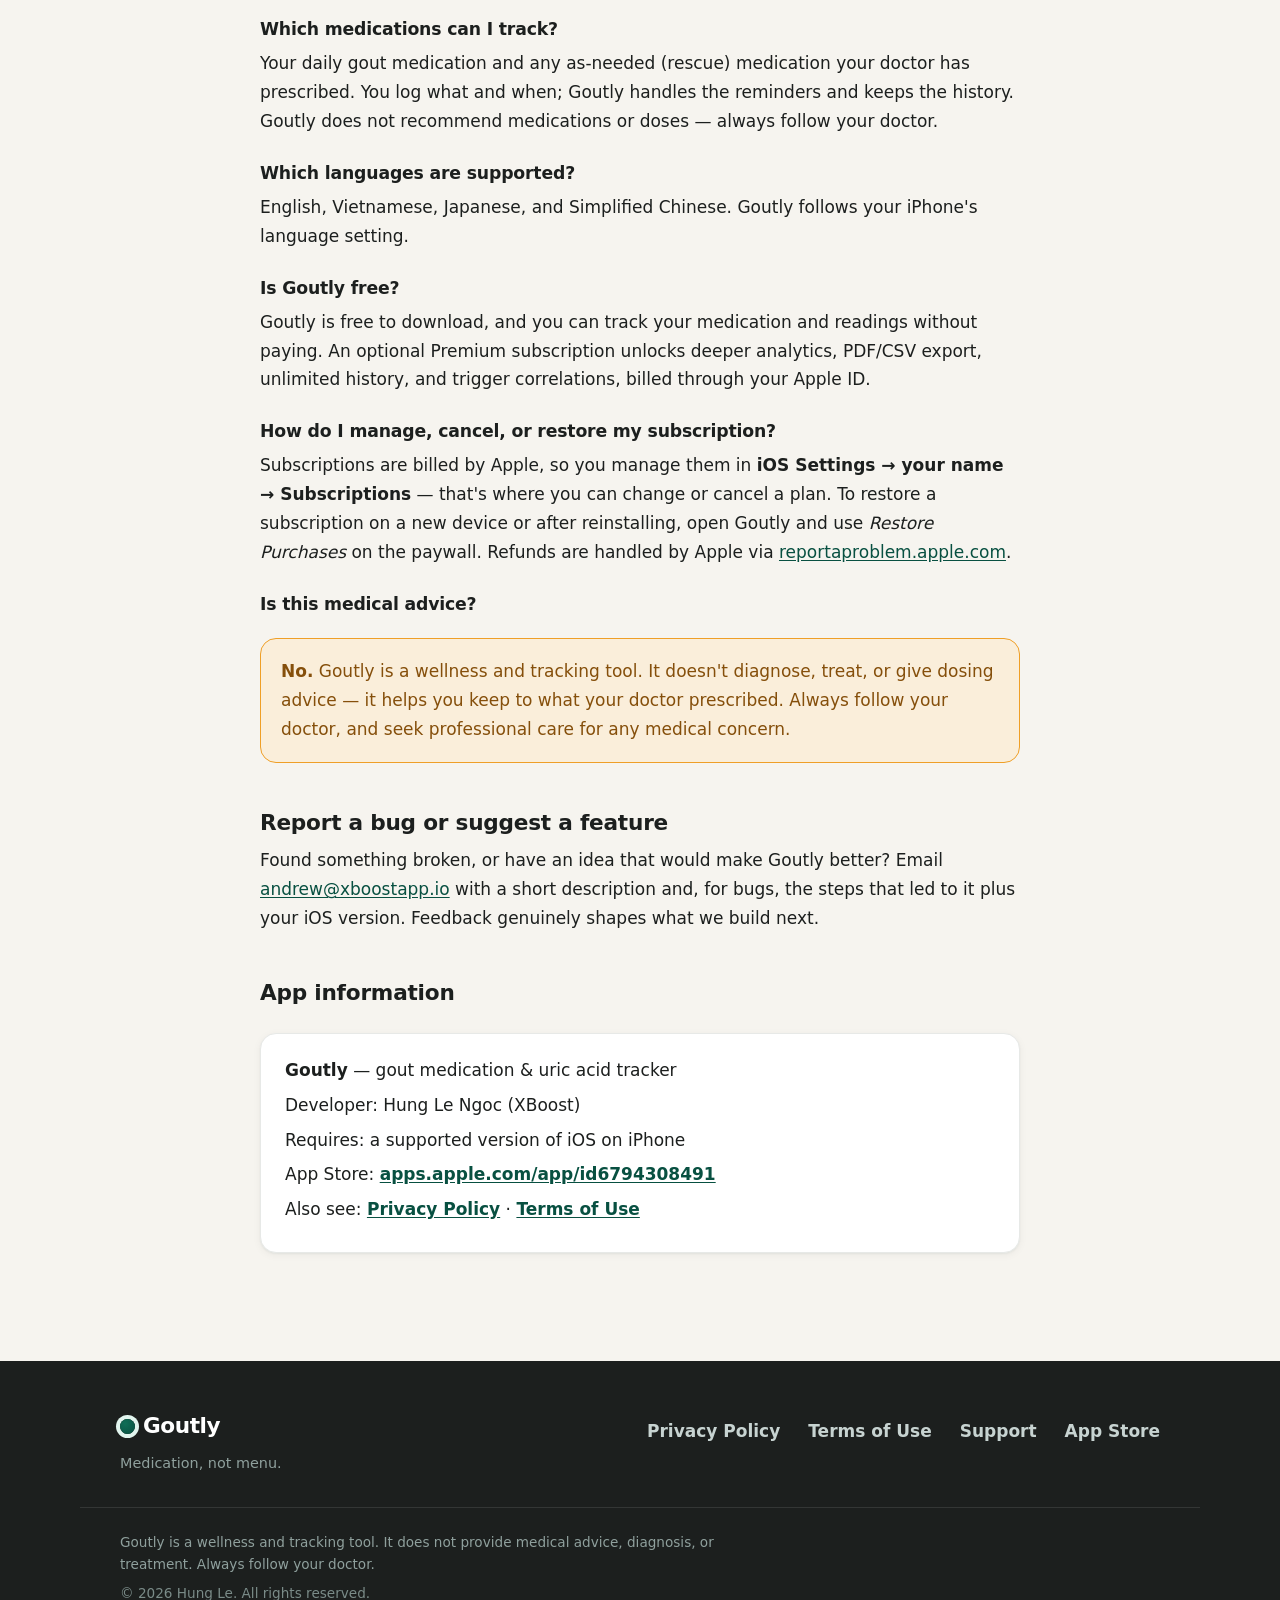
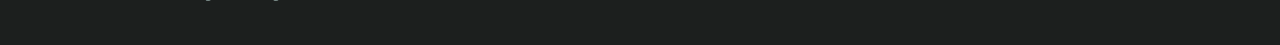
<file: support.html>
<!doctype html>
<html lang="en">
<head>
  <meta charset="utf-8" />
  <meta name="viewport" content="width=device-width, initial-scale=1" />

  <title>Support — Goutly</title>
  <meta name="description" content="Get help with Goutly. Contact support, troubleshoot reminders, learn where your data lives, and report a bug." />
  <meta name="theme-color" content="#0F8A7E" media="(prefers-color-scheme: light)" />
  <meta name="theme-color" content="#0C1615" media="(prefers-color-scheme: dark)" />
  <link rel="icon" href="assets/favicon-32.png" type="image/png" sizes="32x32" />
  <link rel="apple-touch-icon" href="assets/apple-touch-icon.png" />
  <link rel="canonical" href="https://goutly.xboostapp.io/support.html" />

  <link rel="stylesheet" href="styles.css" />
</head>
<body>
  <a class="skip-link" href="#main">Skip to content</a>

  <header class="nav" id="top">
    <div class="wrap nav__inner">
      <a class="wordmark" href="index.html" aria-label="Goutly home">
        <span class="wordmark__dot" aria-hidden="true"></span>
        Goutly
      </a>
      <nav class="nav__links" aria-label="Legal">
        <a href="privacy.html">Privacy</a>
        <a href="terms.html">Terms</a>
        <a href="support.html" aria-current="page">Support</a>
      </nav>
      <a class="btn-appstore btn-appstore--sm" href="https://apps.apple.com/app/id6794308491" aria-label="Download Goutly on the App Store">
        <svg class="btn-appstore__logo" viewBox="0 0 24 24" aria-hidden="true" focusable="false"><path d="M17.05 12.54c-.03-3.03 2.48-4.49 2.59-4.56-1.41-2.07-3.61-2.35-4.39-2.38-1.87-.19-3.64 1.1-4.59 1.1-.94 0-2.4-1.08-3.95-1.05-2.03.03-3.9 1.18-4.94 3-2.11 3.66-.54 9.08 1.51 12.05 1 1.45 2.2 3.08 3.77 3.02 1.51-.06 2.08-.98 3.91-.98 1.82 0 2.34.98 3.94.95 1.63-.03 2.66-1.48 3.65-2.94 1.15-1.68 1.62-3.32 1.65-3.4-.04-.02-3.17-1.22-3.2-4.83zM14.03 3.5c.84-1.01 1.4-2.42 1.25-3.83-1.2.05-2.65.8-3.51 1.81-.77.9-1.45 2.33-1.27 3.7 1.34.1 2.71-.68 3.53-1.68z"/></svg>
        <span class="btn-appstore__text"><small>Download on the</small><strong>App Store</strong></span>
      </a>
    </div>
  </header>

  <main id="main" class="legal">
    <div class="wrap">
      <div class="legal__inner">

        <div class="legal__head">
          <a class="legal__backhome" href="index.html">← Back to Goutly</a>
          <h1>Support</h1>
          <p class="legal__lead">Something not working, or just have a question? We're a small team and we read every message. Here's how to reach us — and answers to the things people ask most.</p>
        </div>

        <div class="legal__body">

          <h2 id="contact">Get in touch</h2>
          <p>The fastest way to get help is email. Tell us what happened and, if you can, your iPhone model and iOS version — it helps us sort things out quickly.</p>
          <div class="legal__contactcard">
            <p><strong>Email us</strong></p>
            <p><a href="mailto:andrew@xboostapp.io?subject=Goutly%20support">andrew@xboostapp.io</a></p>
            <p>We aim to reply within <strong>1–2 business days</strong>.</p>
          </div>
          <p>Because Goutly keeps your health data on your device and has no account, we can't see your medications or readings — so please describe the issue rather than expecting us to look it up. We'll never ask you to send us your health information.</p>

          <h2 id="faq">Common questions</h2>

          <h3>My reminders aren't showing up</h3>
          <p>Reminders are delivered by iOS, so first check that notifications are allowed: <strong>iOS Settings → Notifications → Goutly</strong>, and make sure <em>Allow Notifications</em> is on. Also check that Focus / Do Not Disturb isn't silencing them and that the reminder times are set correctly in the app. If your phone was off or in Low Power Mode at the scheduled time, a reminder may be delayed.</p>

          <h3>Where is my data stored? Is it backed up?</h3>
          <p>Everything you enter stays on your iPhone — there's no account and no cloud of ours. If you have iCloud Backup or an encrypted computer backup turned on in iOS, your Goutly data is included in that Apple-managed device backup, so it can be restored when you set up a new iPhone from that backup. See our <a href="privacy.html">Privacy Policy</a> for details.</p>

          <h3>I got a new phone / deleted the app — can I get my data back?</h3>
          <p>If you set up your new iPhone from an iCloud or computer backup that included Goutly, your data comes back with it. If you deleted the app without a backup, the on-device data is gone and we cannot recover it — because it never left your device, we never had a copy. We recommend keeping device backups on.</p>

          <h3>How do I change my target or units?</h3>
          <p>You can update your uric acid target and switch units (mg/dL or µmol/L) in the app's settings. Enter the target your doctor set for you — Goutly simply tracks your readings against it.</p>

          <h3>Which medications can I track?</h3>
          <p>Your daily gout medication and any as-needed (rescue) medication your doctor has prescribed. You log what and when; Goutly handles the reminders and keeps the history. Goutly does not recommend medications or doses — always follow your doctor.</p>

          <h3>Which languages are supported?</h3>
          <p>English, Vietnamese, Japanese, and Simplified Chinese. Goutly follows your iPhone's language setting.</p>

          <h3>Is Goutly free?</h3>
          <p>Goutly is free to download, and you can track your medication and readings without paying. An optional Premium subscription unlocks deeper analytics, PDF/CSV export, unlimited history, and trigger correlations, billed through your Apple&nbsp;ID.</p>

          <h3>How do I manage, cancel, or restore my subscription?</h3>
          <p>Subscriptions are billed by Apple, so you manage them in <strong>iOS Settings → your name → Subscriptions</strong> — that's where you can change or cancel a plan. To restore a subscription on a new device or after reinstalling, open Goutly and use <em>Restore Purchases</em> on the paywall. Refunds are handled by Apple via <a href="https://reportaproblem.apple.com" target="_blank" rel="noopener">reportaproblem.apple.com</a>.</p>

          <h3>Is this medical advice?</h3>
          <div class="legal__callout">
            <p><strong>No.</strong> Goutly is a wellness and tracking tool. It doesn't diagnose, treat, or give dosing advice — it helps you keep to what your doctor prescribed. Always follow your doctor, and seek professional care for any medical concern.</p>
          </div>

          <h2 id="bug">Report a bug or suggest a feature</h2>
          <p>Found something broken, or have an idea that would make Goutly better? Email <a href="mailto:andrew@xboostapp.io?subject=Goutly%20feedback">andrew@xboostapp.io</a> with a short description and, for bugs, the steps that led to it plus your iOS version. Feedback genuinely shapes what we build next.</p>

          <h2 id="app-info">App information</h2>
          <div class="legal__contactcard">
            <p><strong>Goutly</strong> — gout medication &amp; uric acid tracker</p>
            <p>Developer: Hung Le Ngoc (XBoost)</p>
            <p>Requires: a supported version of iOS on iPhone</p>
            <p>App Store: <a href="https://apps.apple.com/app/id6794308491">apps.apple.com/app/id6794308491</a></p>
            <p>Also see: <a href="privacy.html">Privacy Policy</a> · <a href="terms.html">Terms of Use</a></p>
          </div>

        </div>
      </div>
    </div>
  </main>

  <footer class="footer">
    <div class="wrap footer__inner">
      <div class="footer__brand">
        <a class="wordmark" href="index.html" aria-label="Goutly home">
          <span class="wordmark__dot" aria-hidden="true"></span>
          Goutly
        </a>
        <p class="footer__tag">Medication, not menu.</p>
      </div>
      <nav class="footer__links" aria-label="Footer">
        <a href="privacy.html">Privacy Policy</a>
        <a href="terms.html">Terms of Use</a>
        <a href="support.html">Support</a>
        <a href="https://apps.apple.com/app/id6794308491">App Store</a>
      </nav>
    </div>
    <div class="wrap footer__legal">
      <p class="disclaimer">Goutly is a wellness and tracking tool. It does not provide medical advice, diagnosis, or treatment. Always follow your doctor.</p>
      <p class="copyright">© 2026 Hung Le. All rights reserved.</p>
    </div>
  </footer>
</body>
</html>
</file>
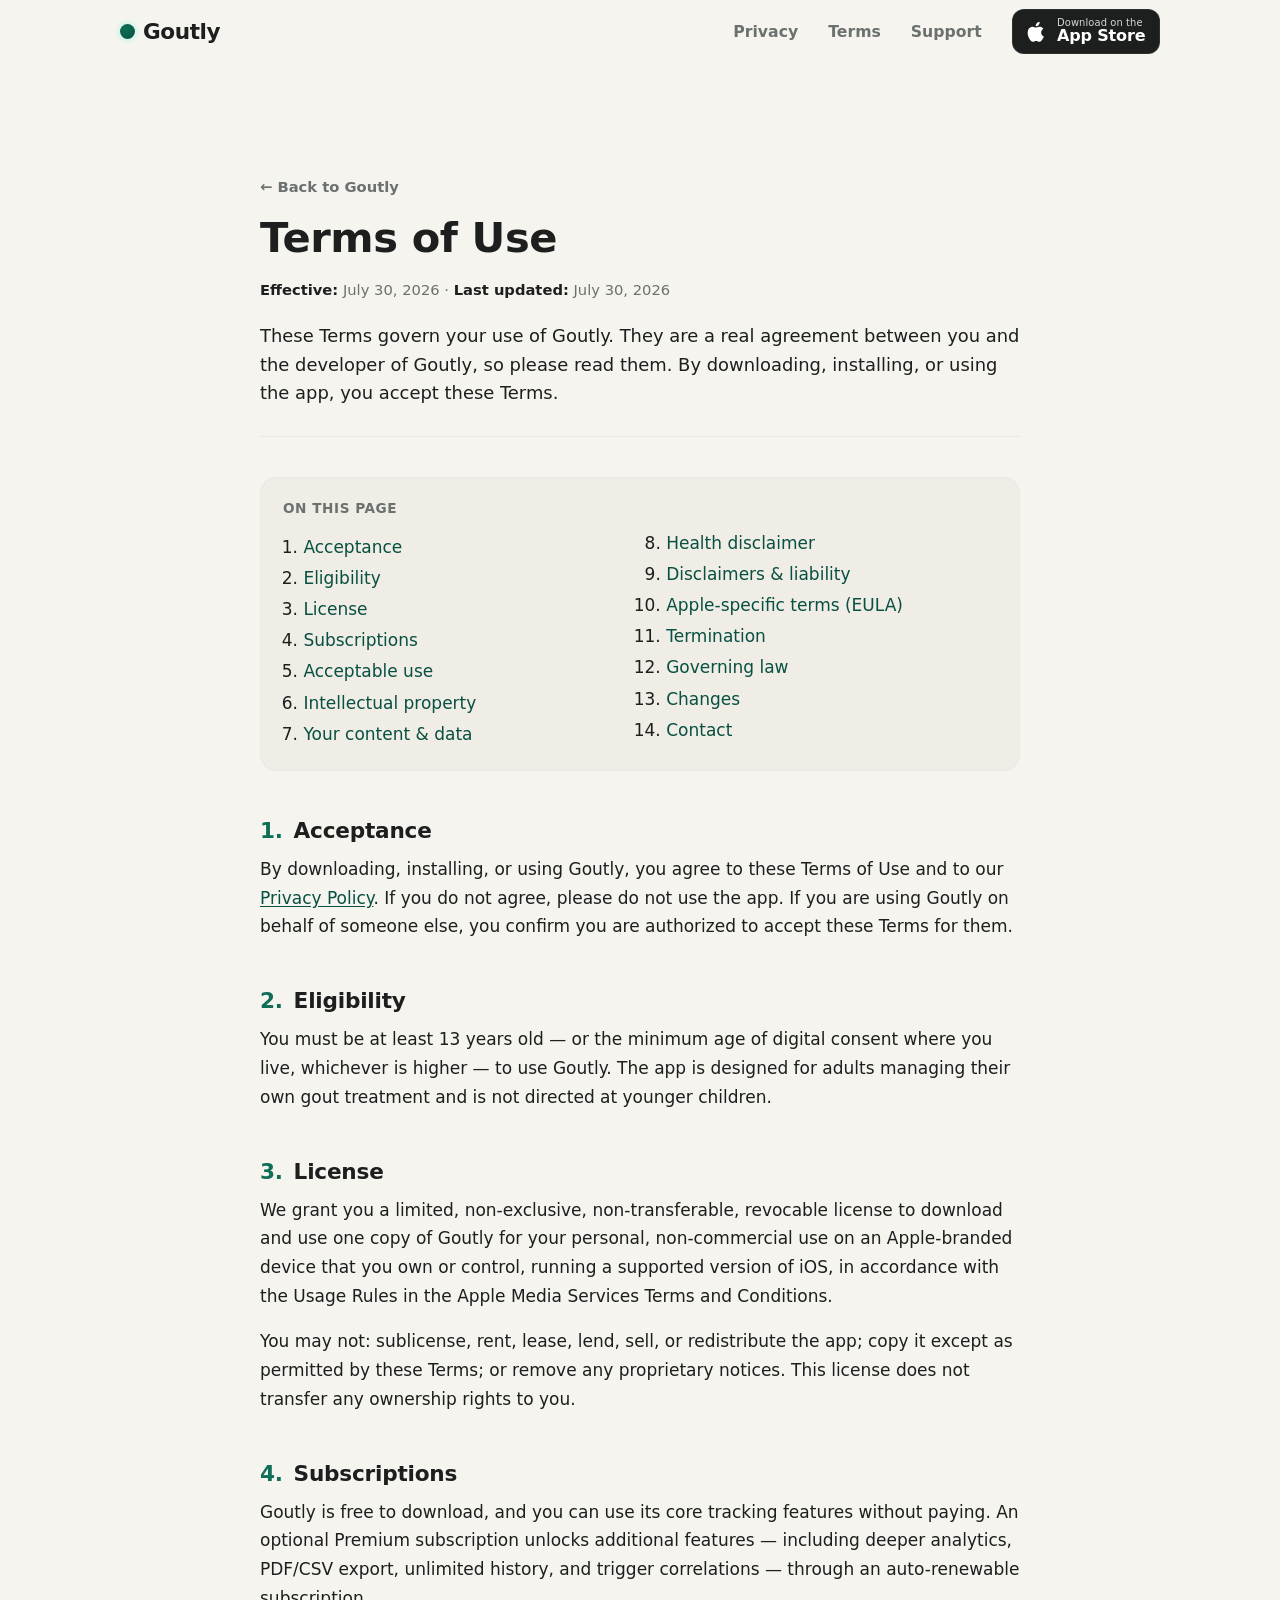
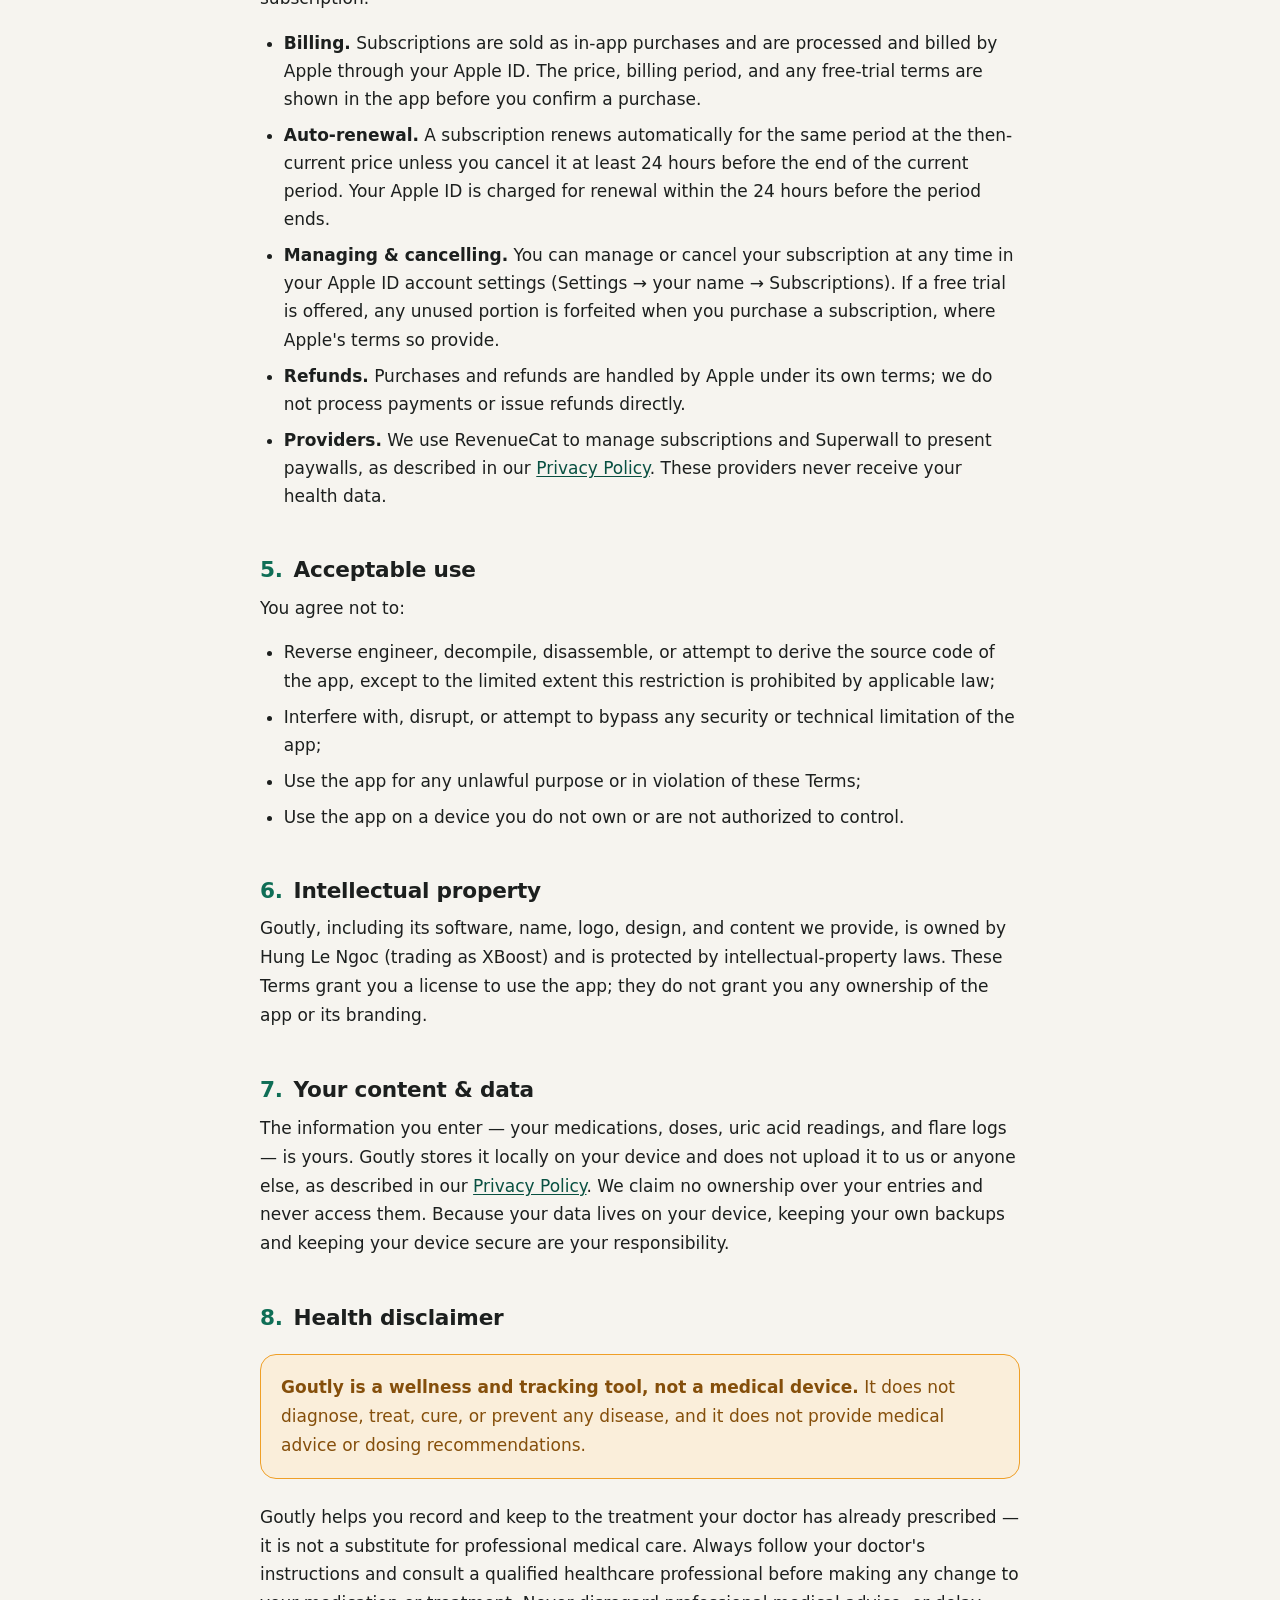
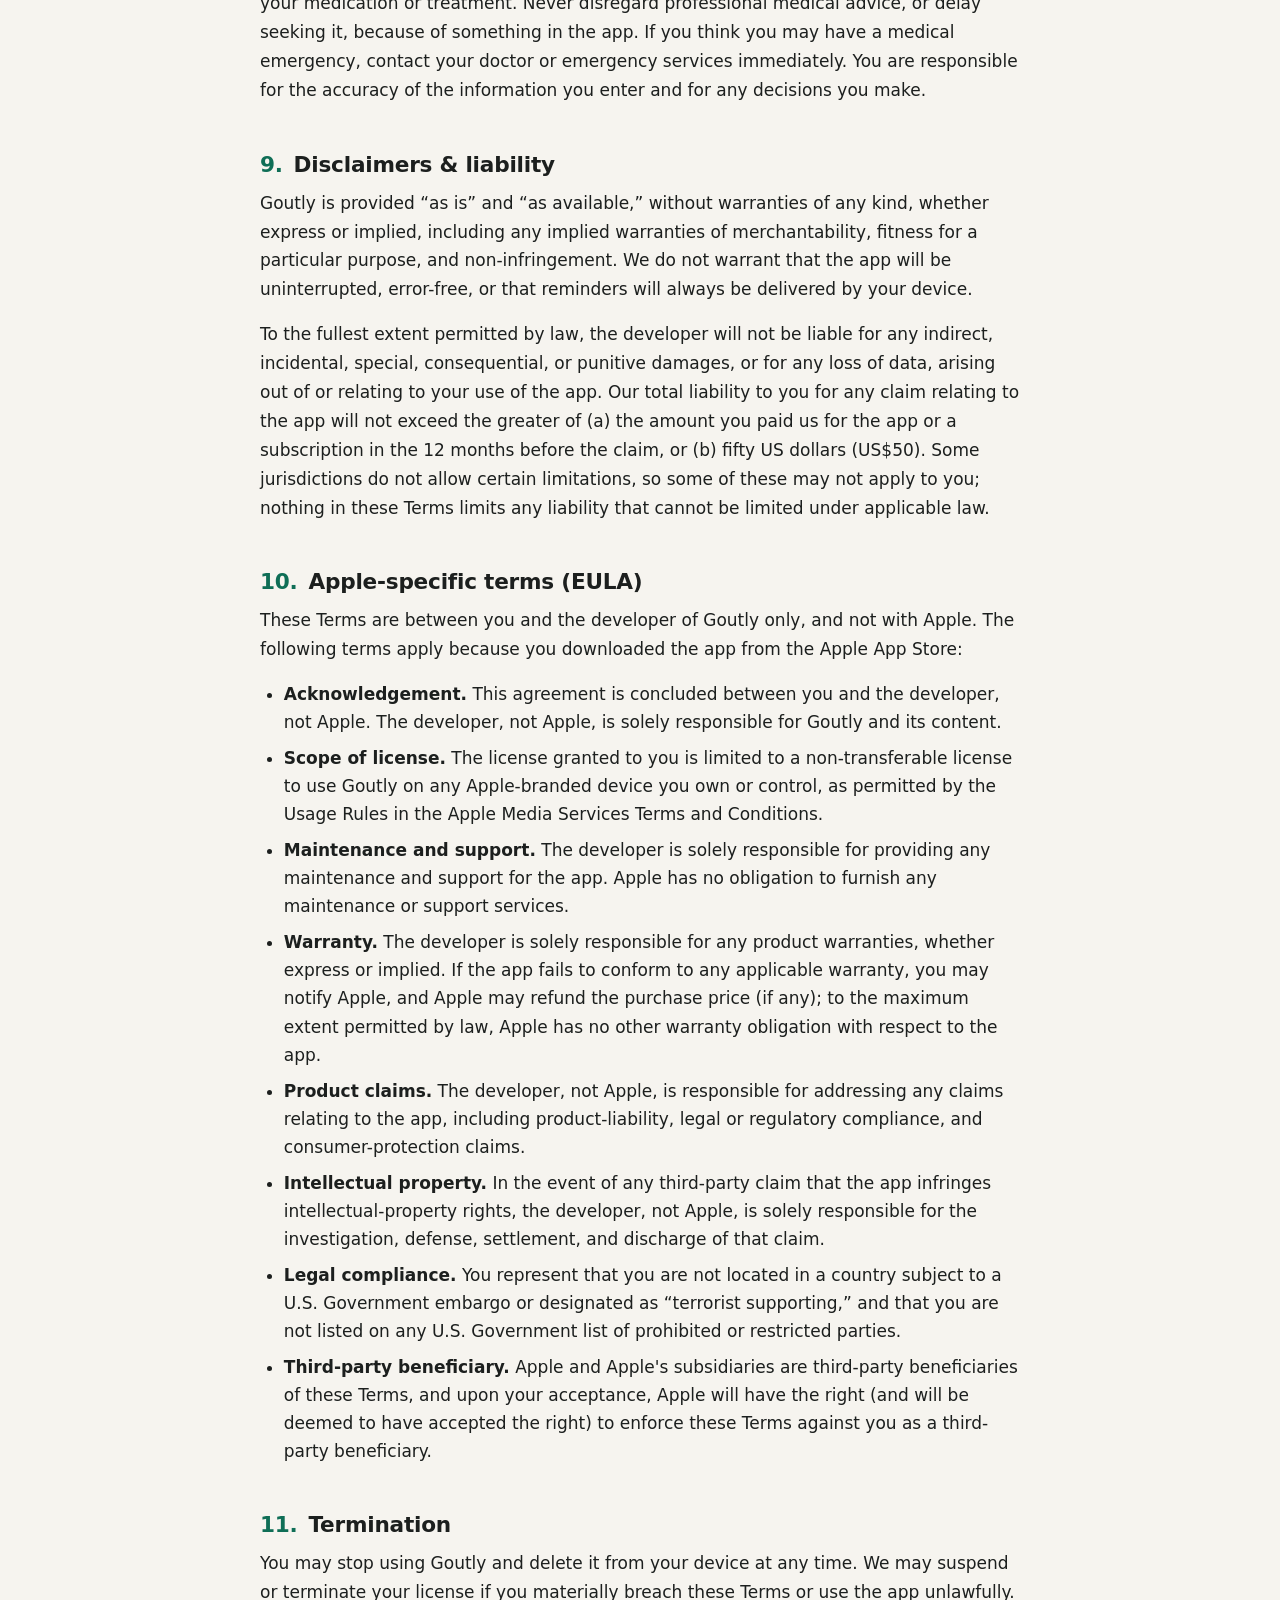
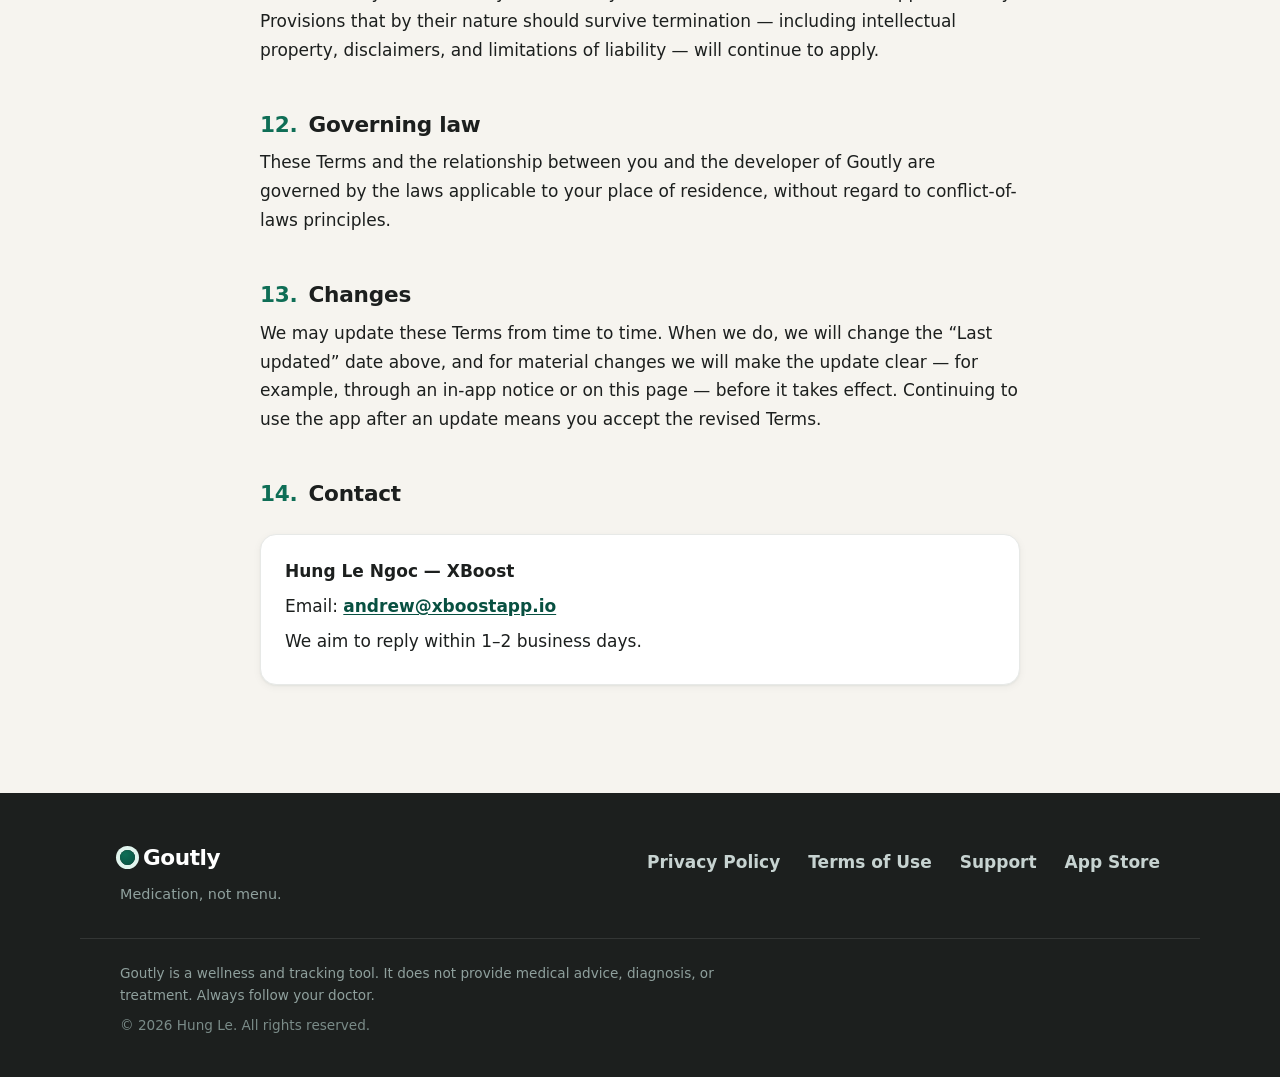
<file: terms.html>
<!doctype html>
<html lang="en">
<head>
  <meta charset="utf-8" />
  <meta name="viewport" content="width=device-width, initial-scale=1" />

  <title>Terms of Use — Goutly</title>
  <meta name="description" content="The terms that govern your use of Goutly, including the license, health disclaimer, Apple App Store terms, and governing law." />
  <meta name="theme-color" content="#0F8A7E" media="(prefers-color-scheme: light)" />
  <meta name="theme-color" content="#0C1615" media="(prefers-color-scheme: dark)" />
  <link rel="icon" href="assets/favicon-32.png" type="image/png" sizes="32x32" />
  <link rel="apple-touch-icon" href="assets/apple-touch-icon.png" />
  <link rel="canonical" href="https://goutly.xboostapp.io/terms.html" />

  <link rel="stylesheet" href="styles.css" />
</head>
<body>
  <a class="skip-link" href="#main">Skip to content</a>

  <header class="nav" id="top">
    <div class="wrap nav__inner">
      <a class="wordmark" href="index.html" aria-label="Goutly home">
        <span class="wordmark__dot" aria-hidden="true"></span>
        Goutly
      </a>
      <nav class="nav__links" aria-label="Legal">
        <a href="privacy.html">Privacy</a>
        <a href="terms.html" aria-current="page">Terms</a>
        <a href="support.html">Support</a>
      </nav>
      <a class="btn-appstore btn-appstore--sm" href="https://apps.apple.com/app/id6794308491" aria-label="Download Goutly on the App Store">
        <svg class="btn-appstore__logo" viewBox="0 0 24 24" aria-hidden="true" focusable="false"><path d="M17.05 12.54c-.03-3.03 2.48-4.49 2.59-4.56-1.41-2.07-3.61-2.35-4.39-2.38-1.87-.19-3.64 1.1-4.59 1.1-.94 0-2.4-1.08-3.95-1.05-2.03.03-3.9 1.18-4.94 3-2.11 3.66-.54 9.08 1.51 12.05 1 1.45 2.2 3.08 3.77 3.02 1.51-.06 2.08-.98 3.91-.98 1.82 0 2.34.98 3.94.95 1.63-.03 2.66-1.48 3.65-2.94 1.15-1.68 1.62-3.32 1.65-3.4-.04-.02-3.17-1.22-3.2-4.83zM14.03 3.5c.84-1.01 1.4-2.42 1.25-3.83-1.2.05-2.65.8-3.51 1.81-.77.9-1.45 2.33-1.27 3.7 1.34.1 2.71-.68 3.53-1.68z"/></svg>
        <span class="btn-appstore__text"><small>Download on the</small><strong>App Store</strong></span>
      </a>
    </div>
  </header>

  <main id="main" class="legal">
    <div class="wrap">
      <div class="legal__inner">

        <div class="legal__head">
          <a class="legal__backhome" href="index.html">← Back to Goutly</a>
          <h1>Terms of Use</h1>
          <p class="legal__meta"><strong>Effective:</strong> July 30, 2026 · <strong>Last updated:</strong> July 30, 2026</p>
          <p class="legal__lead">These Terms govern your use of Goutly. They are a real agreement between you and the developer of Goutly, so please read them. By downloading, installing, or using the app, you accept these Terms.</p>
        </div>

        <nav class="legal__toc" aria-label="On this page">
          <p>On this page</p>
          <ol>
            <li><a href="#acceptance">Acceptance</a></li>
            <li><a href="#eligibility">Eligibility</a></li>
            <li><a href="#license">License</a></li>
            <li><a href="#subscriptions">Subscriptions</a></li>
            <li><a href="#use">Acceptable use</a></li>
            <li><a href="#ip">Intellectual property</a></li>
            <li><a href="#your-data">Your content &amp; data</a></li>
            <li><a href="#health">Health disclaimer</a></li>
            <li><a href="#disclaimers">Disclaimers &amp; liability</a></li>
            <li><a href="#apple">Apple-specific terms (EULA)</a></li>
            <li><a href="#termination">Termination</a></li>
            <li><a href="#law">Governing law</a></li>
            <li><a href="#changes">Changes</a></li>
            <li><a href="#contact">Contact</a></li>
          </ol>
        </nav>

        <div class="legal__body">

          <h2 id="acceptance"><span class="legal__num">1.</span>Acceptance</h2>
          <p>By downloading, installing, or using Goutly, you agree to these Terms of Use and to our <a href="privacy.html">Privacy Policy</a>. If you do not agree, please do not use the app. If you are using Goutly on behalf of someone else, you confirm you are authorized to accept these Terms for them.</p>

          <h2 id="eligibility"><span class="legal__num">2.</span>Eligibility</h2>
          <p>You must be at least 13 years old — or the minimum age of digital consent where you live, whichever is higher — to use Goutly. The app is designed for adults managing their own gout treatment and is not directed at younger children.</p>

          <h2 id="license"><span class="legal__num">3.</span>License</h2>
          <p>We grant you a limited, non-exclusive, non-transferable, revocable license to download and use one copy of Goutly for your personal, non-commercial use on an Apple-branded device that you own or control, running a supported version of iOS, in accordance with the Usage Rules in the Apple Media Services Terms and Conditions.</p>
          <p>You may not: sublicense, rent, lease, lend, sell, or redistribute the app; copy it except as permitted by these Terms; or remove any proprietary notices. This license does not transfer any ownership rights to you.</p>

          <h2 id="subscriptions"><span class="legal__num">4.</span>Subscriptions</h2>
          <p>Goutly is free to download, and you can use its core tracking features without paying. An optional Premium subscription unlocks additional features — including deeper analytics, PDF/CSV export, unlimited history, and trigger correlations — through an auto-renewable subscription.</p>
          <ul>
            <li><strong>Billing.</strong> Subscriptions are sold as in-app purchases and are processed and billed by Apple through your Apple&nbsp;ID. The price, billing period, and any free-trial terms are shown in the app before you confirm a purchase.</li>
            <li><strong>Auto-renewal.</strong> A subscription renews automatically for the same period at the then-current price unless you cancel it at least 24 hours before the end of the current period. Your Apple&nbsp;ID is charged for renewal within the 24 hours before the period ends.</li>
            <li><strong>Managing &amp; cancelling.</strong> You can manage or cancel your subscription at any time in your Apple&nbsp;ID account settings (Settings → your name → Subscriptions). If a free trial is offered, any unused portion is forfeited when you purchase a subscription, where Apple's terms so provide.</li>
            <li><strong>Refunds.</strong> Purchases and refunds are handled by Apple under its own terms; we do not process payments or issue refunds directly.</li>
            <li><strong>Providers.</strong> We use RevenueCat to manage subscriptions and Superwall to present paywalls, as described in our <a href="privacy.html#subscriptions">Privacy Policy</a>. These providers never receive your health data.</li>
          </ul>

          <h2 id="use"><span class="legal__num">5.</span>Acceptable use</h2>
          <p>You agree not to:</p>
          <ul>
            <li>Reverse engineer, decompile, disassemble, or attempt to derive the source code of the app, except to the limited extent this restriction is prohibited by applicable law;</li>
            <li>Interfere with, disrupt, or attempt to bypass any security or technical limitation of the app;</li>
            <li>Use the app for any unlawful purpose or in violation of these Terms;</li>
            <li>Use the app on a device you do not own or are not authorized to control.</li>
          </ul>

          <h2 id="ip"><span class="legal__num">6.</span>Intellectual property</h2>
          <p>Goutly, including its software, name, logo, design, and content we provide, is owned by Hung Le Ngoc (trading as XBoost) and is protected by intellectual-property laws. These Terms grant you a license to use the app; they do not grant you any ownership of the app or its branding.</p>

          <h2 id="your-data"><span class="legal__num">7.</span>Your content &amp; data</h2>
          <p>The information you enter — your medications, doses, uric acid readings, and flare logs — is yours. Goutly stores it locally on your device and does not upload it to us or anyone else, as described in our <a href="privacy.html">Privacy Policy</a>. We claim no ownership over your entries and never access them. Because your data lives on your device, keeping your own backups and keeping your device secure are your responsibility.</p>

          <h2 id="health"><span class="legal__num">8.</span>Health disclaimer</h2>
          <div class="legal__callout">
            <p><strong>Goutly is a wellness and tracking tool, not a medical device.</strong> It does not diagnose, treat, cure, or prevent any disease, and it does not provide medical advice or dosing recommendations.</p>
          </div>
          <p>Goutly helps you record and keep to the treatment your doctor has already prescribed — it is not a substitute for professional medical care. Always follow your doctor's instructions and consult a qualified healthcare professional before making any change to your medication or treatment. Never disregard professional medical advice, or delay seeking it, because of something in the app. If you think you may have a medical emergency, contact your doctor or emergency services immediately. You are responsible for the accuracy of the information you enter and for any decisions you make.</p>

          <h2 id="disclaimers"><span class="legal__num">9.</span>Disclaimers &amp; liability</h2>
          <p>Goutly is provided “as is” and “as available,” without warranties of any kind, whether express or implied, including any implied warranties of merchantability, fitness for a particular purpose, and non-infringement. We do not warrant that the app will be uninterrupted, error-free, or that reminders will always be delivered by your device.</p>
          <p>To the fullest extent permitted by law, the developer will not be liable for any indirect, incidental, special, consequential, or punitive damages, or for any loss of data, arising out of or relating to your use of the app. Our total liability to you for any claim relating to the app will not exceed the greater of (a) the amount you paid us for the app or a subscription in the 12 months before the claim, or (b) fifty US dollars (US$50). Some jurisdictions do not allow certain limitations, so some of these may not apply to you; nothing in these Terms limits any liability that cannot be limited under applicable law.</p>

          <h2 id="apple"><span class="legal__num">10.</span>Apple-specific terms (EULA)</h2>
          <p>These Terms are between you and the developer of Goutly only, and not with Apple. The following terms apply because you downloaded the app from the Apple App Store:</p>
          <ul>
            <li><strong>Acknowledgement.</strong> This agreement is concluded between you and the developer, not Apple. The developer, not Apple, is solely responsible for Goutly and its content.</li>
            <li><strong>Scope of license.</strong> The license granted to you is limited to a non-transferable license to use Goutly on any Apple-branded device you own or control, as permitted by the Usage Rules in the Apple Media Services Terms and Conditions.</li>
            <li><strong>Maintenance and support.</strong> The developer is solely responsible for providing any maintenance and support for the app. Apple has no obligation to furnish any maintenance or support services.</li>
            <li><strong>Warranty.</strong> The developer is solely responsible for any product warranties, whether express or implied. If the app fails to conform to any applicable warranty, you may notify Apple, and Apple may refund the purchase price (if any); to the maximum extent permitted by law, Apple has no other warranty obligation with respect to the app.</li>
            <li><strong>Product claims.</strong> The developer, not Apple, is responsible for addressing any claims relating to the app, including product-liability, legal or regulatory compliance, and consumer-protection claims.</li>
            <li><strong>Intellectual property.</strong> In the event of any third-party claim that the app infringes intellectual-property rights, the developer, not Apple, is solely responsible for the investigation, defense, settlement, and discharge of that claim.</li>
            <li><strong>Legal compliance.</strong> You represent that you are not located in a country subject to a U.S. Government embargo or designated as “terrorist supporting,” and that you are not listed on any U.S. Government list of prohibited or restricted parties.</li>
            <li><strong>Third-party beneficiary.</strong> Apple and Apple's subsidiaries are third-party beneficiaries of these Terms, and upon your acceptance, Apple will have the right (and will be deemed to have accepted the right) to enforce these Terms against you as a third-party beneficiary.</li>
          </ul>

          <h2 id="termination"><span class="legal__num">11.</span>Termination</h2>
          <p>You may stop using Goutly and delete it from your device at any time. We may suspend or terminate your license if you materially breach these Terms or use the app unlawfully. Provisions that by their nature should survive termination — including intellectual property, disclaimers, and limitations of liability — will continue to apply.</p>

          <h2 id="law"><span class="legal__num">12.</span>Governing law</h2>
          <p>These Terms and the relationship between you and the developer of Goutly are governed by the laws applicable to your place of residence, without regard to conflict-of-laws principles.</p>

          <h2 id="changes"><span class="legal__num">13.</span>Changes</h2>
          <p>We may update these Terms from time to time. When we do, we will change the “Last updated” date above, and for material changes we will make the update clear — for example, through an in-app notice or on this page — before it takes effect. Continuing to use the app after an update means you accept the revised Terms.</p>

          <h2 id="contact"><span class="legal__num">14.</span>Contact</h2>
          <div class="legal__contactcard">
            <p><strong>Hung Le Ngoc — XBoost</strong></p>
            <p>Email: <a href="mailto:andrew@xboostapp.io">andrew@xboostapp.io</a></p>
            <p>We aim to reply within 1–2 business days.</p>
          </div>

        </div>
      </div>
    </div>
  </main>

  <footer class="footer">
    <div class="wrap footer__inner">
      <div class="footer__brand">
        <a class="wordmark" href="index.html" aria-label="Goutly home">
          <span class="wordmark__dot" aria-hidden="true"></span>
          Goutly
        </a>
        <p class="footer__tag">Medication, not menu.</p>
      </div>
      <nav class="footer__links" aria-label="Footer">
        <a href="privacy.html">Privacy Policy</a>
        <a href="terms.html">Terms of Use</a>
        <a href="support.html">Support</a>
        <a href="https://apps.apple.com/app/id6794308491">App Store</a>
      </nav>
    </div>
    <div class="wrap footer__legal">
      <p class="disclaimer">Goutly is a wellness and tracking tool. It does not provide medical advice, diagnosis, or treatment. Always follow your doctor.</p>
      <p class="copyright">© 2026 Hung Le. All rights reserved.</p>
    </div>
  </footer>
</body>
</html>
</file>
<file: styles.css>
/* =================================================================
   Goutly — landing page styles
   No external requests. System font stack (SF Pro Rounded on Apple
   devices) for display + numerals; system-ui for body.
   Light + dark via prefers-color-scheme.
   ================================================================= */

/* ---------- Tokens ---------- */
:root {
  /* Brand — matched to the app's design-system tokens */
  --teal:        #0F6E56; /* brand/primary (light) */
  --teal-strong: #085041; /* teal 800, hover/press */
  --ink:         #1C1F1E; /* text/primary */
  --paper:       #F6F4EF; /* warm page bg (marketing) */
  --surface:     #FFFFFF;
  --amber:       #EF9F27; /* caution accent */
  --amber-text:  #854F0B; /* caution text */
  --amber-bg:    #FAEEDA;
  --flare:       #A32D2D; /* flare/pain — used sparingly */
  --muted:       #6B716E; /* text/secondary */
  --hairline:    #E7E9E7;

  /* Semantic */
  --bg:            var(--paper);
  --bg-alt:        #EFEDE6;
  --card:          var(--surface);
  --text:          var(--ink);
  --text-muted:    var(--muted);
  --border:        var(--hairline);
  --brand:         var(--teal);
  --brand-strong:  var(--teal-strong);
  --brand-tint:    #E1F5EE; /* brand/primary-bg */
  --nav-bg:        rgba(246, 244, 239, 0.82);

  --shadow-sm: 0 1px 2px rgba(27, 42, 41, 0.05), 0 2px 8px rgba(27, 42, 41, 0.05);
  --shadow-md: 0 8px 24px rgba(27, 42, 41, 0.08), 0 2px 6px rgba(27, 42, 41, 0.05);
  --shadow-lg: 0 30px 60px rgba(27, 42, 41, 0.14), 0 8px 20px rgba(27, 42, 41, 0.08);

  --r-sm: 12px;
  --r-md: 16px;
  --r-lg: 20px;
  --r-xl: 28px;

  --font-display: ui-rounded, "SF Pro Rounded", "Baloo 2", "Nunito", "Quicksand", system-ui, sans-serif;
  --font-body: system-ui, -apple-system, "Segoe UI", Roboto, Helvetica, Arial, sans-serif;

  --wrap: 1120px;
  --pad: clamp(20px, 5vw, 40px);
}

@media (prefers-color-scheme: dark) {
  :root {
    --bg:           #101413; /* bg/page dark */
    --bg-alt:       #171C1A;
    --card:         #191E1C; /* bg/surface dark */
    --card-raised:  #222826;
    --text:         #ECEEEC; /* text/primary dark */
    --text-muted:   #A6ADAA; /* text/secondary dark */
    --border:       #2C322F; /* border/hairline dark */
    --brand:        #5DCAA5; /* brand/primary dark */
    --brand-strong: #7CD8BB;
    --brand-tint:   #0F3D31; /* brand/primary-bg dark */
    --amber:        #EF9F27;
    --amber-text:   #EF9F27;
    --amber-bg:     #3A2A08;
    --flare:        #F09595;
    --nav-bg:       rgba(16, 20, 19, 0.82);
    --shadow-sm: 0 1px 2px rgba(0,0,0,0.4);
    --shadow-md: 0 8px 24px rgba(0,0,0,0.45);
    --shadow-lg: 0 30px 60px rgba(0,0,0,0.55), 0 8px 20px rgba(0,0,0,0.4);
  }
}

/* ---------- Reset / base ---------- */
* { box-sizing: border-box; }
html { -webkit-text-size-adjust: 100%; scroll-behavior: smooth; }
body {
  margin: 0;
  font-family: var(--font-body);
  background: var(--bg);
  color: var(--text);
  line-height: 1.6;
  font-size: 17px;
  -webkit-font-smoothing: antialiased;
  overflow-x: hidden;
}
img, svg { max-width: 100%; display: block; }
a { color: inherit; text-decoration: none; }
h1, h2, h3 { font-family: var(--font-display); line-height: 1.1; letter-spacing: -0.01em; margin: 0; font-weight: 700; }

.wrap { width: 100%; max-width: var(--wrap); margin-inline: auto; padding-inline: var(--pad); }

/* Focus + skip link */
:focus-visible {
  outline: 3px solid var(--brand);
  outline-offset: 2px;
  border-radius: 4px;
}
.skip-link {
  position: absolute; left: 12px; top: -60px;
  background: var(--brand); color: #fff; padding: 10px 16px;
  border-radius: 10px; z-index: 200; transition: top .2s ease;
}
.skip-link:focus { top: 12px; }

/* ---------- Wordmark ---------- */
.wordmark {
  font-family: var(--font-display);
  font-weight: 800;
  font-size: 1.35rem;
  letter-spacing: -0.02em;
  color: var(--text);
  display: inline-flex; align-items: center; gap: 8px;
}
.wordmark__dot {
  width: 15px; height: 15px; border-radius: 50%;
  background: radial-gradient(circle at 35% 30%, var(--brand), var(--brand-strong));
  box-shadow: 0 0 0 4px var(--brand-tint);
}

/* ---------- Nav ---------- */
.nav {
  position: sticky; top: 0; z-index: 100;
  background: var(--nav-bg);
  backdrop-filter: saturate(160%) blur(14px);
  -webkit-backdrop-filter: saturate(160%) blur(14px);
  border-bottom: 1px solid transparent;
  transition: border-color .3s ease, background .3s ease;
}
.nav.is-scrolled { border-bottom-color: var(--border); }
.nav__inner { display: flex; align-items: center; gap: 24px; min-height: 64px; }
.nav__links { display: flex; gap: 26px; margin-left: auto; }
.nav__links a {
  color: var(--text-muted); font-weight: 600; font-size: 0.98rem;
  padding: 6px 2px; transition: color .2s ease;
}
.nav__links a:hover { color: var(--text); }

/* ---------- App Store badge (self-drawn, no CDN) ---------- */
.btn-appstore {
  display: inline-flex; align-items: center; gap: 10px;
  background: var(--ink); color: #fff;
  padding: 10px 18px; border-radius: 12px;
  min-height: 48px; border: 1px solid rgba(255,255,255,0.08);
  transition: transform .15s ease, box-shadow .2s ease, background .2s ease;
  will-change: transform;
}
.btn-appstore:hover { transform: translateY(-2px); box-shadow: var(--shadow-md); }
.btn-appstore:active { transform: translateY(0); }
.btn-appstore__logo { width: 24px; height: 24px; fill: #fff; flex: none; }
.btn-appstore__text { display: flex; flex-direction: column; line-height: 1.05; text-align: left; }
.btn-appstore__text small { font-size: 0.62rem; opacity: 0.82; font-weight: 500; letter-spacing: 0.01em; }
.btn-appstore__text strong { font-family: var(--font-display); font-size: 1.12rem; font-weight: 700; letter-spacing: -0.01em; }
.btn-appstore--sm { padding: 8px 14px; min-height: 44px; margin-left: 4px; }
.btn-appstore--sm .btn-appstore__logo { width: 20px; height: 20px; }
.btn-appstore--sm .btn-appstore__text strong { font-size: 1rem; }
@media (prefers-color-scheme: dark) {
  .btn-appstore { background: #EAF1EF; color: #0C1615; border-color: rgba(0,0,0,0.06); }
  .btn-appstore__logo { fill: #0C1615; }
}
.nav .btn-appstore--sm { display: none; }
@media (min-width: 720px) { .nav .btn-appstore--sm { display: inline-flex; } }

/* ---------- Hero ---------- */
.hero { padding-top: clamp(40px, 7vw, 80px); padding-bottom: clamp(30px, 5vw, 56px); }
.hero__inner {
  display: grid; grid-template-columns: 1fr; gap: clamp(36px, 6vw, 72px);
  align-items: center;
}
@media (min-width: 900px) { .hero__inner { grid-template-columns: 1.05fr 0.95fr; } }

.tagline {
  display: inline-block; margin: 0 0 18px;
  font-family: var(--font-display); font-weight: 700;
  color: var(--brand); background: var(--brand-tint);
  padding: 6px 14px; border-radius: 999px; font-size: 0.92rem;
  letter-spacing: 0.01em;
}
.hero__title {
  font-size: clamp(2.1rem, 5.4vw, 3.5rem);
  font-weight: 800; letter-spacing: -0.025em;
  max-width: 15ch;
}
.hero__sub {
  margin: 20px 0 0; font-size: clamp(1.05rem, 2.2vw, 1.22rem);
  color: var(--text-muted); max-width: 42ch;
}
.hero__cta { margin-top: 32px; }
.reassure {
  margin: 14px 0 0; font-size: 0.92rem; color: var(--text-muted);
  display: inline-flex; align-items: center; gap: 8px;
}
.reassure::before {
  content: ""; width: 8px; height: 8px; border-radius: 50%;
  background: var(--brand); flex: none;
}
.reassure--center { justify-content: center; }

/* ---------- Device frame ---------- */
.device {
  --frame: #1B2A29;
  position: relative;
  background: var(--frame);
  border-radius: 44px;
  padding: 11px;
  box-shadow: var(--shadow-lg), inset 0 0 0 1.5px rgba(255,255,255,0.06);
  width: 280px; max-width: 100%;
}
.device::before { /* dynamic island */
  content: ""; position: absolute; top: 22px; left: 50%; transform: translateX(-50%);
  width: 88px; height: 26px; background: #000; border-radius: 999px; z-index: 3;
}
.device__screen {
  position: relative; overflow: hidden;
  border-radius: 34px; background: var(--bg-alt);
  aspect-ratio: 9 / 19.5;
}
.device__screen img { width: 100%; height: 100%; object-fit: cover; }
.device--hero { width: clamp(260px, 34vw, 330px); }
.device--sm { width: 200px; }
.hero__visual { display: flex; justify-content: center; }

/* ---------- Hero live mockup (Today screen) ---------- */
.mock {
  padding: 44px 16px 18px;
  background:
    radial-gradient(120% 60% at 50% -10%, var(--brand-tint), transparent 60%),
    var(--bg-alt);
  display: flex; flex-direction: column; gap: 10px;
  font-family: var(--font-body);
}
.mock__statusbar {
  position: absolute; top: 16px; left: 0; right: 0;
  display: flex; justify-content: space-between; padding: 0 26px;
  font-size: 0.72rem; font-weight: 600; color: var(--text);
}
.mock__signal { width: 22px; height: 10px; border-radius: 2px; background: var(--text); opacity: .35; }
.mock__head { margin: 2px 4px 4px; display: flex; align-items: center; justify-content: space-between; gap: 8px; }
.mock__eyebrow { margin: 0; font-size: 0.7rem; color: var(--text-muted); font-weight: 600; }
.mock__title { font-size: 1.5rem; font-family: var(--font-display); font-weight: 800; margin: 0; }
.mock__streak {
  font-size: 0.62rem; font-weight: 700; color: var(--brand);
  background: var(--brand-tint); padding: 4px 8px; border-radius: 999px; white-space: nowrap;
}
.mock__meta--good { color: var(--brand); }
.mock__card {
  display: flex; align-items: center; gap: 12px;
  background: var(--card); border: 1px solid var(--border);
  border-radius: var(--r-md); padding: 12px; box-shadow: var(--shadow-sm);
}
.mock__card--done { border-color: color-mix(in srgb, var(--brand) 40%, var(--border)); }
.mock__check {
  width: 30px; height: 30px; border-radius: 50%; flex: none;
  background: var(--brand); color: #fff; font-weight: 800;
  display: grid; place-items: center; font-size: 0.9rem;
}
.mock__pill {
  width: 30px; height: 30px; border-radius: 50%; flex: none;
  border: 2px dashed var(--amber);
}
.mock__med { margin: 0; font-weight: 700; font-size: 0.82rem; }
.mock__med em { color: var(--text-muted); font-style: normal; font-weight: 500; }
.mock__meta { margin: 1px 0 0; font-size: 0.7rem; color: var(--text-muted); }
.mock__chartcard {
  background: var(--card); border: 1px solid var(--border);
  border-radius: var(--r-md); padding: 12px; box-shadow: var(--shadow-sm);
}
.mock__chartlabel { display: flex; justify-content: space-between; align-items: baseline; margin-bottom: 6px; }
.mock__chartlabel > span:first-child { font-size: 0.74rem; color: var(--text-muted); font-weight: 600; }
.mock__now { font-family: var(--font-display); font-weight: 800; font-size: 1.35rem; color: var(--brand); }
.mock__now small { font-size: 0.62rem; color: var(--text-muted); font-weight: 600; }
.mock__caption { margin: 6px 0 0; font-size: 0.68rem; color: var(--text-muted); }

/* Signature animated chart */
.chart { width: 100%; height: auto; overflow: visible; }
.chart__target { stroke: var(--amber); stroke-width: 1.5; stroke-dasharray: 4 4; opacity: .8; }
.chart__targettext { fill: var(--amber); font-size: 8px; font-weight: 700; font-family: var(--font-display); }
.chart__area { fill: color-mix(in srgb, var(--brand) 14%, transparent); opacity: 0; }
.chart__line { fill: none; stroke: var(--brand); stroke-width: 2.5; stroke-linecap: round; stroke-linejoin: round;
  stroke-dasharray: 320; stroke-dashoffset: 320; }
.chart__dot { fill: var(--brand); opacity: 0; }
.chart__dot--now { fill: var(--brand); stroke: var(--card); stroke-width: 2; }

.is-ready .chart__line { animation: draw 1.6s cubic-bezier(.6,.05,.2,1) forwards; }
.is-ready .chart__area { animation: fadein .8s ease forwards .9s; }
.is-ready .chart__dot { animation: pop .3s ease forwards; }
.is-ready .chart__dot:nth-child(5)  { animation-delay: .5s; }
.is-ready .chart__dot:nth-child(6)  { animation-delay: .75s; }
.is-ready .chart__dot:nth-child(7)  { animation-delay: 1.0s; }
.is-ready .chart__dot:nth-child(8)  { animation-delay: 1.25s; }
.is-ready .chart__dot:nth-child(9)  { animation-delay: 1.5s; }
.is-ready .chart__dot:nth-child(10) { animation-delay: 1.75s; }
@keyframes draw { to { stroke-dashoffset: 0; } }
@keyframes fadein { to { opacity: 1; } }
@keyframes pop { from { opacity: 0; transform: scale(.4); } to { opacity: 1; transform: scale(1); } }
.chart__dot { transform-box: fill-box; transform-origin: center; }

/* ---------- Trust strip ---------- */
.trust {
  background: var(--ink); color: #EAF1EF;
}
@media (prefers-color-scheme: dark) { .trust { background: #08100F; } }
.trust__inner {
  display: flex; flex-wrap: wrap; justify-content: center; gap: 12px 20px;
  padding-block: 16px; font-family: var(--font-display); font-weight: 600;
  font-size: 0.95rem; letter-spacing: 0.02em;
}
.trust__inner span:not([aria-hidden]) { color: #EAF1EF; }
.trust__inner [aria-hidden] { color: var(--brand); }

/* ---------- Section head ---------- */
.section-head { max-width: 34ch; margin-bottom: clamp(36px, 5vw, 56px); }
.section-head h2 { font-size: clamp(1.7rem, 3.6vw, 2.5rem); font-weight: 800; letter-spacing: -0.02em; }
.eyebrow {
  margin: 0 0 12px; font-family: var(--font-display); font-weight: 700;
  color: var(--brand); font-size: 0.82rem; text-transform: uppercase; letter-spacing: 0.08em;
}
.eyebrow--flare { color: var(--flare); }

/* ---------- Features ---------- */
.features { padding-block: clamp(56px, 8vw, 100px); }
.feature {
  display: grid; grid-template-columns: 1fr; gap: clamp(28px, 5vw, 64px);
  align-items: center; margin-bottom: clamp(48px, 7vw, 96px);
}
.feature:last-child { margin-bottom: 0; }
@media (min-width: 820px) {
  .feature { grid-template-columns: 1fr 1fr; }
  .feature--reverse .feature__media { order: 2; }
}
.feature__media { display: flex; justify-content: center; }
.feature__copy h3 { font-size: clamp(1.4rem, 2.6vw, 1.9rem); margin: 8px 0 12px; font-weight: 800; }
.feature__copy p { color: var(--text-muted); margin: 0; max-width: 46ch; }
.feature--flare .device { --frame: #241A18; }

/* Knowledge feature — coach card (mirrors the app's amber coach card) */
.knowledge { width: 320px; max-width: 100%; display: grid; gap: 16px; }
.knowledge__coach {
  display: flex; gap: 14px; align-items: flex-start;
  background: var(--amber-bg); border-left: 4px solid var(--amber);
  border-radius: 0 var(--r-md) var(--r-md) 0; padding: 20px 22px;
  box-shadow: var(--shadow-sm);
}
.knowledge__icon { font-size: 1.4rem; line-height: 1; flex: none; }
.knowledge__kicker { margin: 0 0 6px; font-family: var(--font-display); font-weight: 800; color: var(--amber-text); font-size: 1.05rem; }
.knowledge__body { margin: 0; color: var(--amber-text); font-size: 0.98rem; }
.knowledge__src { margin: 10px 0 0; font-size: 0.78rem; color: var(--amber-text); opacity: 0.75; }
.knowledge__more { list-style: none; margin: 0; padding: 0; display: grid; gap: 10px; }
.knowledge__more li {
  background: var(--card); border: 1px solid var(--border); border-radius: var(--r-md);
  padding: 14px 18px; font-weight: 600; box-shadow: var(--shadow-sm);
  position: relative; padding-right: 40px;
}
.knowledge__more li::after {
  content: "↗"; position: absolute; right: 16px; top: 50%; transform: translateY(-50%);
  color: var(--brand); font-weight: 700;
}

/* ---------- How it works ---------- */
.how { background: var(--bg-alt); padding-block: clamp(56px, 8vw, 100px); border-block: 1px solid var(--border); }
.steps { list-style: none; padding: 0; margin: 0; display: grid; gap: 24px; grid-template-columns: 1fr; counter-reset: step; }
@media (min-width: 760px) { .steps { grid-template-columns: repeat(3, 1fr); } }
.step {
  background: var(--card); border: 1px solid var(--border); border-radius: var(--r-lg);
  padding: 28px; box-shadow: var(--shadow-sm); position: relative;
}
.step__num {
  display: inline-grid; place-items: center; width: 44px; height: 44px;
  border-radius: 14px; background: var(--brand-tint); color: var(--brand);
  font-family: var(--font-display); font-weight: 800; font-size: 1.3rem; margin-bottom: 16px;
}
.step h3 { font-size: 1.2rem; margin: 0 0 8px; font-weight: 700; }
.step p { color: var(--text-muted); margin: 0; }

/* ---------- Privacy ---------- */
.privacy { padding-block: clamp(64px, 9vw, 120px); }
.privacy__inner { display: grid; grid-template-columns: 1fr; gap: clamp(40px, 6vw, 72px); align-items: center; }
@media (min-width: 860px) { .privacy__inner { grid-template-columns: 1.1fr 0.9fr; } }
.shield { width: 60px; height: 60px; margin-bottom: 20px; }
.shield svg path { fill: var(--brand); }
.shield svg .shield__lock { fill: var(--card); }
.privacy h2 { font-size: clamp(1.8rem, 4vw, 2.7rem); font-weight: 800; letter-spacing: -0.02em; }
.privacy__lead { color: var(--text-muted); font-size: 1.1rem; margin: 18px 0 24px; max-width: 52ch; }
.privacy__list { list-style: none; margin: 0; padding: 0; display: grid; gap: 12px; }
.privacy__list li { position: relative; padding-left: 32px; color: var(--text-muted); }
.privacy__list li strong { color: var(--text); font-weight: 700; }
.privacy__list li::before {
  content: "✓"; position: absolute; left: 0; top: 0;
  width: 22px; height: 22px; border-radius: 50%; background: var(--brand-tint);
  color: var(--brand); font-weight: 800; font-size: 0.75rem;
  display: grid; place-items: center;
}
.privacy__figure { position: relative; display: flex; justify-content: center; align-items: center; min-height: 260px; }
.privacy__glow {
  position: absolute; inset: 0; margin: auto; width: 78%; aspect-ratio: 1;
  background: radial-gradient(circle, color-mix(in srgb, var(--brand) 30%, transparent), transparent 70%);
  filter: blur(20px);
}
.privacy__badge {
  position: relative; text-align: center;
  background: var(--card); border: 1px solid var(--border);
  border-radius: var(--r-xl); padding: 36px 40px; box-shadow: var(--shadow-lg);
}
.privacy__lockmark { font-size: 2.6rem; display: block; margin-bottom: 10px; }
.privacy__badge p { margin: 0; font-family: var(--font-display); font-weight: 800; font-size: 1.4rem; }
.privacy__badgesub { font-size: 1rem !important; color: var(--text-muted); font-weight: 600 !important; }

/* ---------- Gallery ---------- */
.gallery { background: var(--bg-alt); padding-block: clamp(56px, 8vw, 100px); border-block: 1px solid var(--border); }
.gallery__row {
  display: flex; gap: 24px; overflow-x: auto; padding: 8px 4px 20px;
  scroll-snap-type: x mandatory; -webkit-overflow-scrolling: touch;
  scrollbar-width: thin;
}
.gallery__row .device { flex: none; scroll-snap-align: center; }
@media (min-width: 1040px) { .gallery__row { justify-content: center; flex-wrap: wrap; overflow: visible; } }

/* ---------- FAQ ---------- */
.faq { padding-block: clamp(56px, 8vw, 100px); }
.faq__inner { max-width: 760px; margin-inline: auto; }
.faq .section-head { margin-inline: auto; text-align: center; max-width: none; }
.faq__list { display: grid; gap: 12px; }
.qa {
  background: var(--card); border: 1px solid var(--border);
  border-radius: var(--r-md); box-shadow: var(--shadow-sm);
  overflow: hidden;
}
.qa summary {
  cursor: pointer; list-style: none; padding: 20px 24px;
  font-family: var(--font-display); font-weight: 700; font-size: 1.08rem;
  display: flex; align-items: center; justify-content: space-between; gap: 16px;
  min-height: 44px;
}
.qa summary::-webkit-details-marker { display: none; }
.qa summary::after {
  content: ""; flex: none; width: 12px; height: 12px;
  border-right: 2.5px solid var(--brand); border-bottom: 2.5px solid var(--brand);
  transform: rotate(45deg); transition: transform .25s ease; margin-top: -4px;
}
.qa[open] summary::after { transform: rotate(-135deg); margin-top: 2px; }
.qa__body { padding: 0 24px 20px; }
.qa__body p { margin: 0; color: var(--text-muted); }

/* ---------- Final CTA ---------- */
.cta { padding-block: clamp(60px, 8vw, 110px); }
.cta__inner {
  text-align: center; max-width: 720px; margin-inline: auto;
  background: linear-gradient(160deg, var(--brand), var(--brand-strong));
  color: #fff; border-radius: var(--r-xl); padding: clamp(40px, 6vw, 68px) clamp(24px, 5vw, 56px);
  box-shadow: var(--shadow-lg);
}
.cta__inner h2 { font-size: clamp(1.7rem, 3.6vw, 2.4rem); font-weight: 800; color: #fff; }
.cta__inner > p { color: rgba(255,255,255,0.9); margin: 14px 0 28px; font-size: 1.1rem; }
.cta__inner .reassure { color: rgba(255,255,255,0.9); }
.cta__inner .reassure::before { background: #fff; }
.btn-appstore--light { background: #fff; color: var(--ink); border-color: transparent; }
.btn-appstore--light .btn-appstore__logo { fill: var(--ink); }

/* ---------- Footer ---------- */
.footer { background: var(--ink); color: #C7D3D1; padding-block: 48px 40px; }
@media (prefers-color-scheme: dark) { .footer { background: #08100F; } }
.footer__inner { display: flex; flex-wrap: wrap; gap: 24px 40px; justify-content: space-between; align-items: flex-start; }
.footer .wordmark { color: #fff; }
.footer__tag { margin: 8px 0 0; color: #8FA09D; font-size: 0.9rem; }
.footer__links { display: flex; flex-wrap: wrap; gap: 8px 28px; }
.footer__links a { color: #C7D3D1; font-weight: 600; min-height: 44px; display: inline-flex; align-items: center; transition: color .2s ease; }
.footer__links a:hover { color: #fff; }
.footer__legal { margin-top: 32px; padding-top: 24px; border-top: 1px solid rgba(255,255,255,0.1); }
.disclaimer { font-size: 0.85rem; color: #8FA09D; max-width: 70ch; margin: 0 0 8px; }
.copyright { font-size: 0.85rem; color: #7A8B88; margin: 0; }

/* ---------- Scroll reveal (progressive enhancement) ---------- */
.js .reveal { opacity: 0; transform: translateY(24px); transition: opacity .7s ease, transform .7s cubic-bezier(.2,.7,.3,1); }
.js .reveal.is-in { opacity: 1; transform: none; }

/* ---------- Reduced motion ---------- */
@media (prefers-reduced-motion: reduce) {
  html { scroll-behavior: auto; }
  *, *::before, *::after { animation-duration: .001ms !important; animation-iteration-count: 1 !important; transition-duration: .001ms !important; }
  .js .reveal { opacity: 1; transform: none; }
  .chart__line { stroke-dashoffset: 0; }
  .chart__area, .chart__dot { opacity: 1; }
}

/* =============================================================== */
/* LEGAL PAGES (privacy / terms / support)                         */
/* =============================================================== */
.legal { padding: clamp(96px, 12vh, 140px) 0 80px; }
.legal__inner { max-width: 760px; margin-inline: auto; }
.legal__head { padding-bottom: 28px; margin-bottom: 40px; border-bottom: 1px solid var(--border); }
.legal__head h1 { font-size: clamp(1.9rem, 5vw, 2.6rem); line-height: 1.1; margin: 8px 0 0; }
.legal__meta { margin: 18px 0 0; color: var(--text-muted); font-size: 0.92rem; }
.legal__meta strong { color: var(--text); font-weight: 600; }
.legal__lead { margin: 20px 0 0; font-size: 1.12rem; line-height: 1.6; color: var(--text); }

.legal__toc { margin: 0 0 44px; padding: 20px 22px; background: var(--bg-alt); border: 1px solid var(--border); border-radius: var(--r-md); }
.legal__toc p { margin: 0 0 10px; font-weight: 700; font-size: 0.85rem; letter-spacing: .04em; text-transform: uppercase; color: var(--text-muted); }
.legal__toc ol { margin: 0; padding-left: 1.2em; columns: 2; column-gap: 32px; }
.legal__toc li { margin: 4px 0; break-inside: avoid; }
.legal__toc a { color: var(--brand-strong); font-weight: 500; }
.legal__toc a:hover { text-decoration: underline; }

.legal__body h2 { font-size: 1.35rem; margin: 48px 0 12px; scroll-margin-top: 90px; }
.legal__body h2 .legal__num { color: var(--brand); font-variant-numeric: tabular-nums; margin-right: .5em; }
.legal__body h3 { font-size: 1.08rem; margin: 28px 0 10px; }
.legal__body p { margin: 0 0 16px; line-height: 1.7; color: var(--text); }
.legal__body ul, .legal__body ol { margin: 0 0 16px; padding-left: 1.4em; }
.legal__body li { margin: 8px 0; line-height: 1.65; }
.legal__body a { color: var(--brand-strong); text-decoration: underline; text-underline-offset: 2px; }
.legal__body strong { font-weight: 650; }

.legal__callout { margin: 24px 0; padding: 18px 20px; border-radius: var(--r-md); border: 1px solid var(--amber); background: var(--amber-bg); }
.legal__callout p { margin: 0; color: var(--amber-text); }
.legal__callout strong { color: var(--amber-text); }

.legal__contactcard { margin: 28px 0; padding: 22px 24px; border-radius: var(--r-md); border: 1px solid var(--border); background: var(--card); box-shadow: var(--shadow-sm); }
.legal__contactcard p { margin: 0 0 6px; }
.legal__contactcard a { font-weight: 650; }

.legal__backhome { display: inline-flex; align-items: center; gap: 6px; margin-bottom: 8px; color: var(--text-muted); font-weight: 600; font-size: 0.92rem; }
.legal__backhome:hover { color: var(--brand-strong); }

@media (max-width: 560px) {
  .legal__toc ol { columns: 1; }
}
</file>
